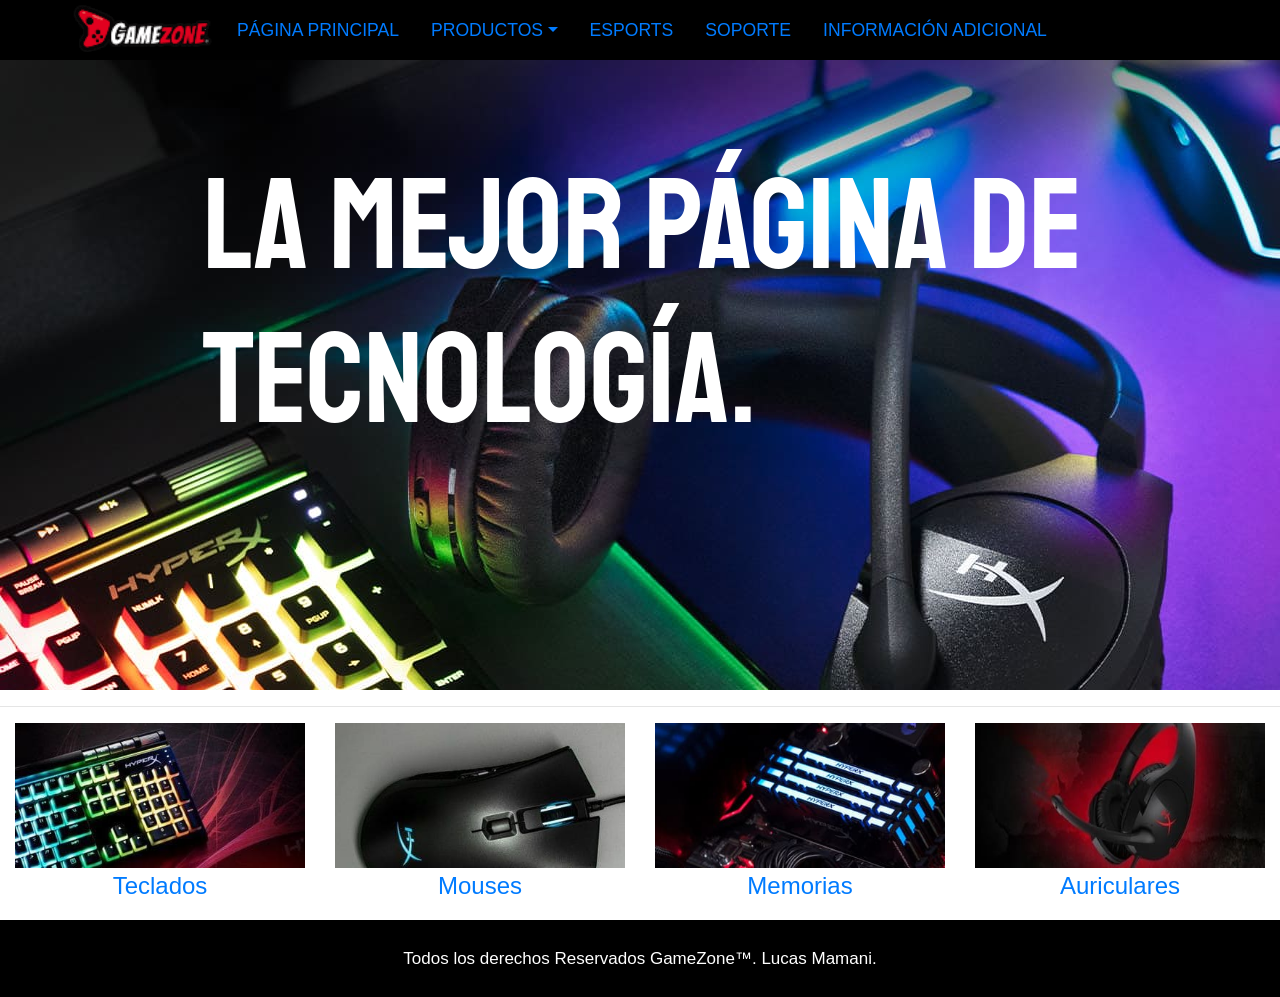
<file: index.html>
<!DOCTYPE html>
<html lang="en">
<head>
	<meta charset="UTF-8">
	<meta name="viewport" content="width=device-width, initial-scale=1.0">
	<title>GameZone - Página principal</title>
	<link rel="stylesheet" href="https://stackpath.bootstrapcdn.com/bootstrap/4.5.2/css/bootstrap.min.css" integrity="sha384-JcKb8q3iqJ61gNV9KGb8thSsNjpSL0n8PARn9HuZOnIxN0hoP+VmmDGMN5t9UJ0Z" crossorigin="anonymous">
	<link rel="stylesheet" type="text/css" href="css/estilos.css">
	<meta name="description" content="GameZone es una marca de equipos para juegos comprometida en garantizar que todos los jugadores sientan que están incluidos. No importa quién eres o a qué juegas.">
	<meta name="keywords" content="tienda, online, gamer, gaming, tecnología, juegos"> 
	<link href="https://fonts.googleapis.com/css2?family=Staatliches&display=swap" rel="stylesheet">
</head>

<body>
	
	<header>
		<div class="container">
		<div class="row">
			<a href="index.html"><img src="imagenes/logos/logo2.png" class="img-fluid header__logo" alt="Logo"></a>  
			<ul class="nav justify-content-center header__nav">
			  <li class="nav-item">
			    <a class="nav-link" href="index.html">PÁGINA PRINCIPAL</a>
			  </li>
			  <li class="nav-item dropdown">
			    <a class="nav-link dropdown-toggle" data-toggle="dropdown" href="#" role="button" aria-haspopup="true" aria-expanded="false">PRODUCTOS</a>
			    <div class="dropdown-menu">
			      <a class="dropdown-item" href="auriculares.html">AURICULARES</a>
			      <a class="dropdown-item" href="teclados.html">TECLADOS</a>
			      <a class="dropdown-item" href="memorias.html">MEMORIAS</a>
			      <a class="dropdown-item" href="mouses.html">MOUSES</a>
			  </li>
			  <li class="nav-item">
			    <a class="nav-link" href="esports.html">ESPORTS</a>
			  </li>
			  <li class="nav-item">
			    <a class="nav-link" href="soporte.html">SOPORTE</a>
			  </li>
			  <li class="nav-item">
			    <a class="nav-link" href="informacionAdicional.html">INFORMACIÓN ADICIONAL</a>
			  </li>
			</ul>
		</div>
	</header>

	<div class="container-fluid main__text">
		<h1 class="main__text-text">La mejor página de tecnología.</h1>	
	</div>

	<hr>

	<section>
		<div class="container-fluid images">
			<div class="row">			
				<div class="col-12 col-md-4 col-lg-3">
					<a href="teclados.html"><img src="imagenes/teclado.jpg" class="img-fluid" alt="img teclado">	
					<p class="text-center images__title">Teclados</p></a>
				</div>
				<div class="col-12 col-md-4 col-lg-3">			
					<a href="mouses.html"><img src="imagenes/mouse.jpg" class="img-fluid" alt="img mouse">
					<p class="text-center images__title">Mouses</p></a>		
				</div>
				<div class="col-12 col-md-4 col-lg-3">				
					<a href="memorias.html"><img src="imagenes/memoria.jpg" class="img-fluid" alt="img memoriaRAM">
					<p class="text-center images__title">Memorias</p></a>
				</div>
				<div class="col-12 col-md-4 col-lg-3">				
					<a href="auriculares.html"><img src="imagenes/auriculares.jpg" class="img-fluid" alt="img Auriculares">
					<p class="text-center images__title">Auriculares</p></a>
				</div>			
			</div>
		</div>
	</section>		

	<footer>
		<span class="container-fluid footer__end">
			<div class="footer__end-text">Todos los derechos Reservados GameZone™. Lucas Mamani.</div>
		</span>
	</footer>

	<!-- JS, Popper.js, and jQuery -->
	<script src="https://code.jquery.com/jquery-3.5.1.slim.min.js" integrity="sha384-DfXdz2htPH0lsSSs5nCTpuj/zy4C+OGpamoFVy38MVBnE+IbbVYUew+OrCXaRkfj" crossorigin="anonymous"></script>
	<script src="https://cdn.jsdelivr.net/npm/popper.js@1.16.1/dist/umd/popper.min.js" integrity="sha384-9/reFTGAW83EW2RDu2S0VKaIzap3H66lZH81PoYlFhbGU+6BZp6G7niu735Sk7lN" crossorigin="anonymous"></script>
	<script src="https://stackpath.bootstrapcdn.com/bootstrap/4.5.2/js/bootstrap.min.js" integrity="sha384-B4gt1jrGC7Jh4AgTPSdUtOBvfO8shuf57BaghqFfPlYxofvL8/KUEfYiJOMMV+rV" crossorigin="anonymous"></script>
</body>
</html>
</file>
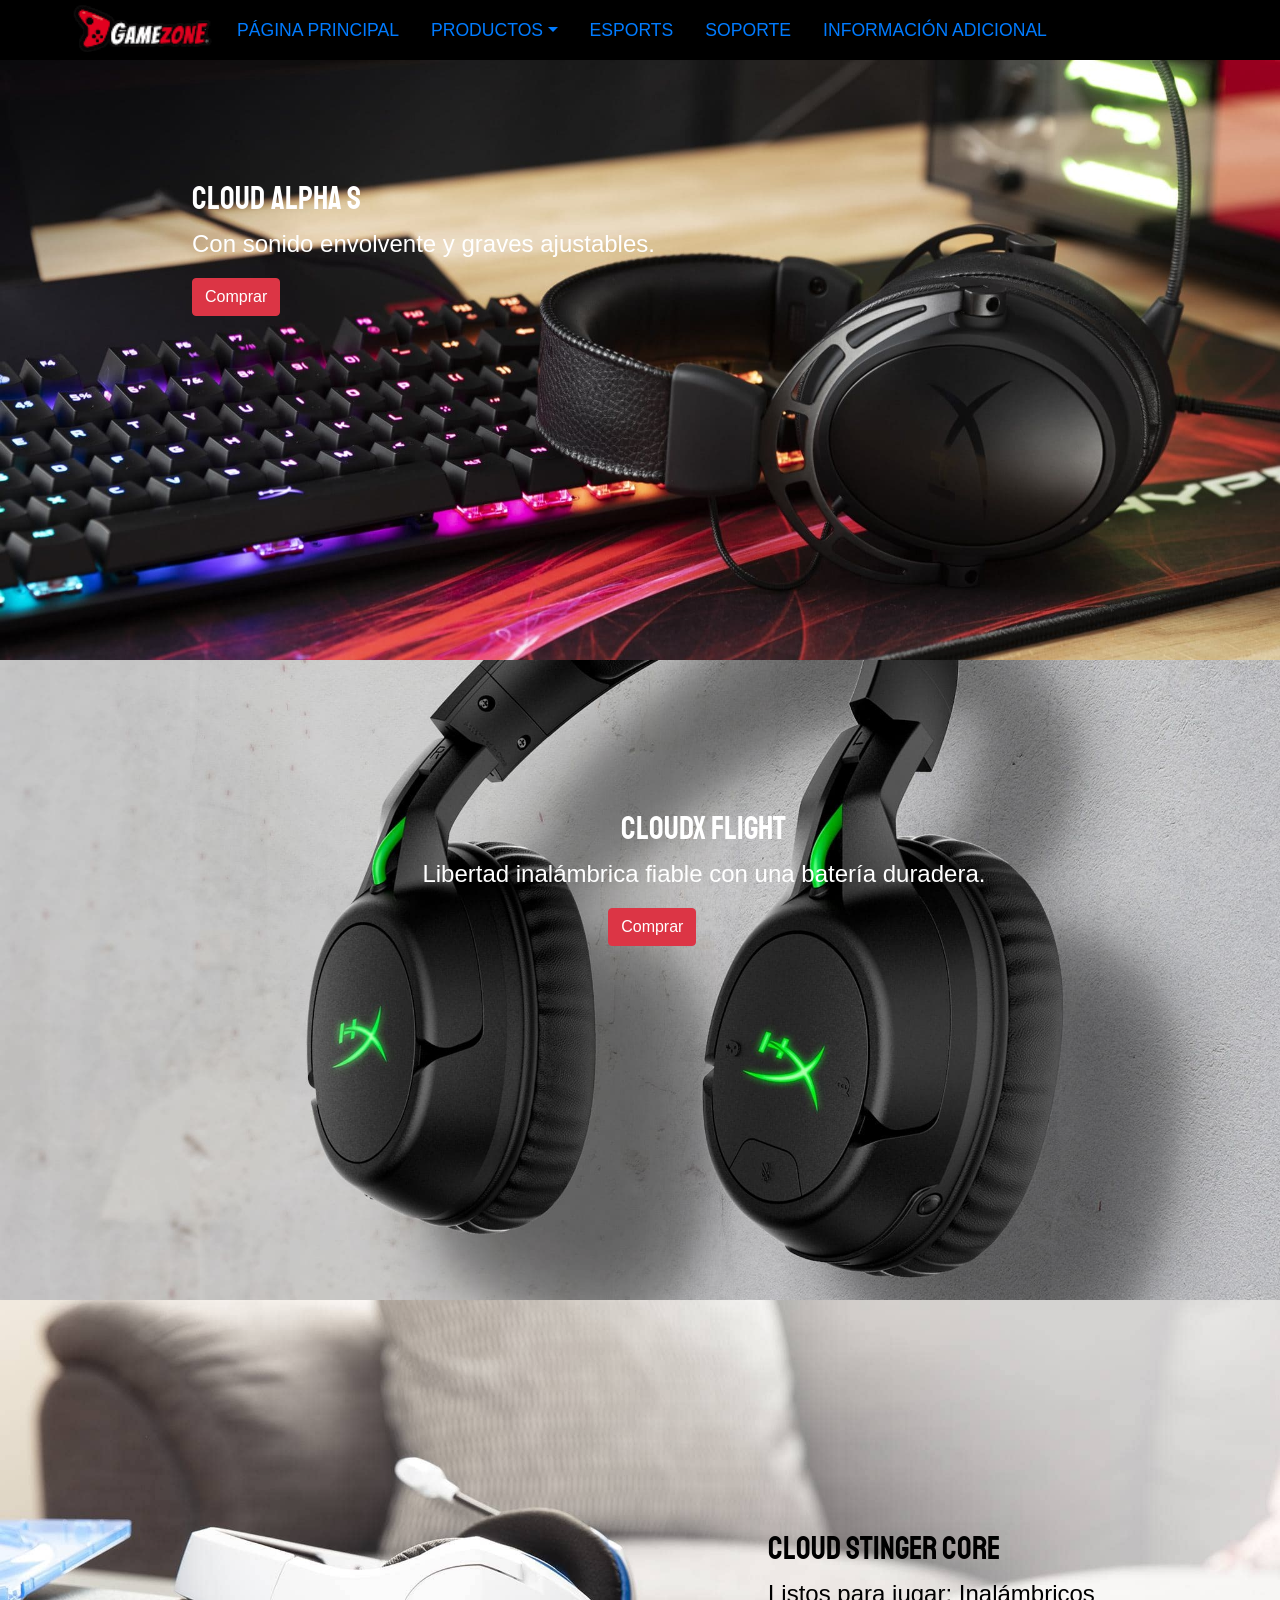
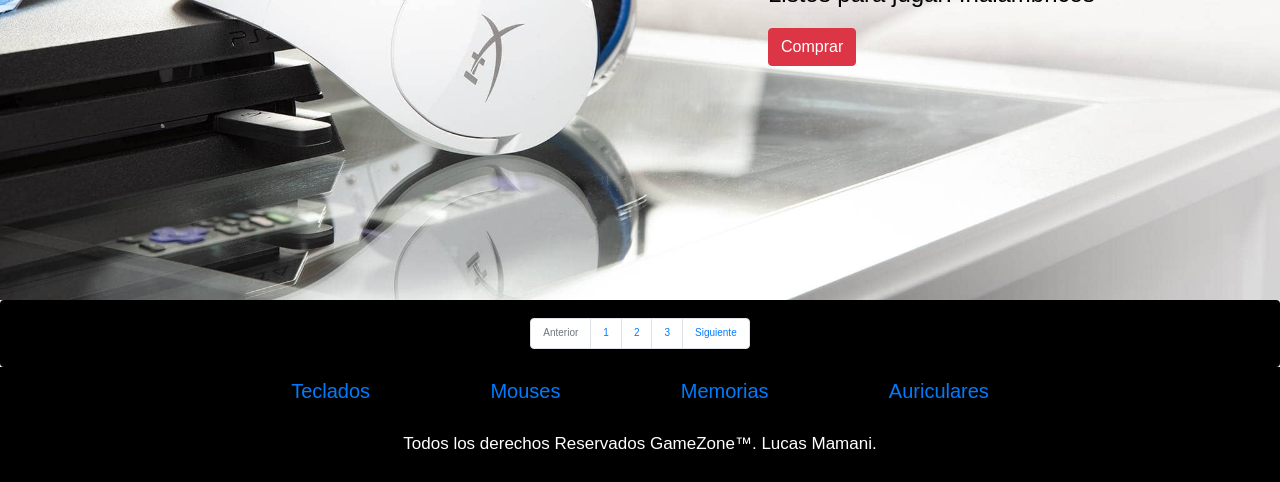
<file: auriculares.html>
<!DOCTYPE html>
<html lang="en">
<head>
	<meta charset="UTF-8">
	<meta name="viewport" content="width=device-width, initial-scale=1.0">
	<title>GameZone - Auriculares</title>
	<link rel="stylesheet" href="https://stackpath.bootstrapcdn.com/bootstrap/4.5.2/css/bootstrap.min.css" integrity="sha384-JcKb8q3iqJ61gNV9KGb8thSsNjpSL0n8PARn9HuZOnIxN0hoP+VmmDGMN5t9UJ0Z" crossorigin="anonymous">
	<link rel="stylesheet" type="text/css" href="css/estilos.css">
	<meta name="description" content="Los mejores auriculares que sobresalen en su comodidad y calidad te harán sentir como si estuvieses dentro del juego. Cloud Alpha S - CloudX Flight . Cloud Stinger Core">
	<meta name="keywords" content="auriculares, gaming, gamer, fps">
	<link href="https://fonts.googleapis.com/css2?family=Staatliches&display=swap" rel="stylesheet">
</head>

<body>
	
	<header>
		<div class="container">
		<div class="row">
			<a href="index.html"><img src="imagenes/logos/logo2.png" class="img-fluid" alt="Logo" class="header__logo"></a>  
			<ul class="nav justify-content-center header__nav">
			  <li class="nav-item">
			    <a class="nav-link" href="index.html">PÁGINA PRINCIPAL</a>
			  </li>
			  <li class="nav-item dropdown">
			    <a class="nav-link dropdown-toggle" data-toggle="dropdown" href="#" role="button" aria-haspopup="true" aria-expanded="false">PRODUCTOS</a>
			    <div class="dropdown-menu">
			      <a class="dropdown-item" href="auriculares.html">AURICULARES</a>
			      <a class="dropdown-item" href="teclados.html">TECLADOS</a>
			      <a class="dropdown-item" href="memorias.html">MEMORIAS</a>
			      <a class="dropdown-item" href="mouses.html">MOUSES</a>
			  </li>
			  <li class="nav-item">
			    <a class="nav-link" href="esports.html">ESPORTS</a>
			  </li>
			  <li class="nav-item">
			    <a class="nav-link" href="soporte.html">SOPORTE</a>
			  </li>
			  <li class="nav-item">
			    <a class="nav-link" href="informacionAdicional.html">INFORMACIÓN ADICIONAL</a>
			  </li>
			</ul>
		</div>
	</header>

	<img src="imagenes/auriculares1.jpg" class="img-fluid" alt="Auriculares1">

	<section class="producto-pos4">
		<div class="producto-pos4__text">
			<h1>Cloud Alpha S</h1>
			<p>Con sonido envolvente y graves ajustables.</p>
			<a href="404.html"><button type="button" class="btn btn-danger">Comprar</button></a>
		</div>
	</section>
	
	<img src="imagenes/auriculares2.jpg" class="img-fluid" alt="Auriculares2">

	<section class="producto-pos5">
		<div class="producto-pos5__text">
			<h1>CloudX Flight</h1>
			<p>Libertad inalámbrica fiable con una batería duradera.</p>
			<a href="404.html"><button type="button" class="btn btn-danger">Comprar</button></a>
		</div>
	</section>

	<img src="imagenes/auriculares3.jpg" class="img-fluid" alt="Auriculares3">
	
	<section class="producto-pos6">
		<div class="producto-pos6__text">
			<h1 style="color: black">Cloud Stinger Core</h1>
			<p style="color: black">Listos para jugar: Inalámbricos</p>
			<a href="404.html"><button type="button" class="btn btn-danger">Comprar</button></a>
		</div>
	</section>

	<nav aria-label="Page navigation example">
	  <ul class="pagination justify-content-center pagination__class">
	    <li class="page-item disabled">
	      <a class="page-link" href="#" tabindex="-1" aria-disabled="true">Anterior</a>
	    </li>
	    <li class="page-item"><a class="page-link" href="#">1</a></li>
	    <li class="page-item"><a class="page-link" href="#">2</a></li>
	    <li class="page-item"><a class="page-link" href="#">3</a></li>
	    <li class="page-item">
	      <a class="page-link" href="#">Siguiente</a>
	    </li>
	  </ul>
	</nav>
	
	<footer>
		<span class="container-fluid footer__links">
			<div class="footer__links-link"><a href="teclados.html">Teclados</a></div>
			<div class="footer__links-link"><a href="mouses.html">Mouses</a></div>
			<div class="footer__links-link"><a href="memorias.html">Memorias</a></div>
			<div class="footer__links-link"><a href="auriculares.html">Auriculares</a></div>
		</span>
		<span class="container-fluid footer__end">
			<div class="footer__end-text">Todos los derechos Reservados GameZone™. Lucas Mamani.</div>
		</span>
	</footer>

	<!-- JS, Popper.js, and jQuery -->
	<script src="https://code.jquery.com/jquery-3.5.1.slim.min.js" integrity="sha384-DfXdz2htPH0lsSSs5nCTpuj/zy4C+OGpamoFVy38MVBnE+IbbVYUew+OrCXaRkfj" crossorigin="anonymous"></script>
	<script src="https://cdn.jsdelivr.net/npm/popper.js@1.16.1/dist/umd/popper.min.js" integrity="sha384-9/reFTGAW83EW2RDu2S0VKaIzap3H66lZH81PoYlFhbGU+6BZp6G7niu735Sk7lN" crossorigin="anonymous"></script>
	<script src="https://stackpath.bootstrapcdn.com/bootstrap/4.5.2/js/bootstrap.min.js" integrity="sha384-B4gt1jrGC7Jh4AgTPSdUtOBvfO8shuf57BaghqFfPlYxofvL8/KUEfYiJOMMV+rV" crossorigin="anonymous"></script>
</body>
</html>
</file>
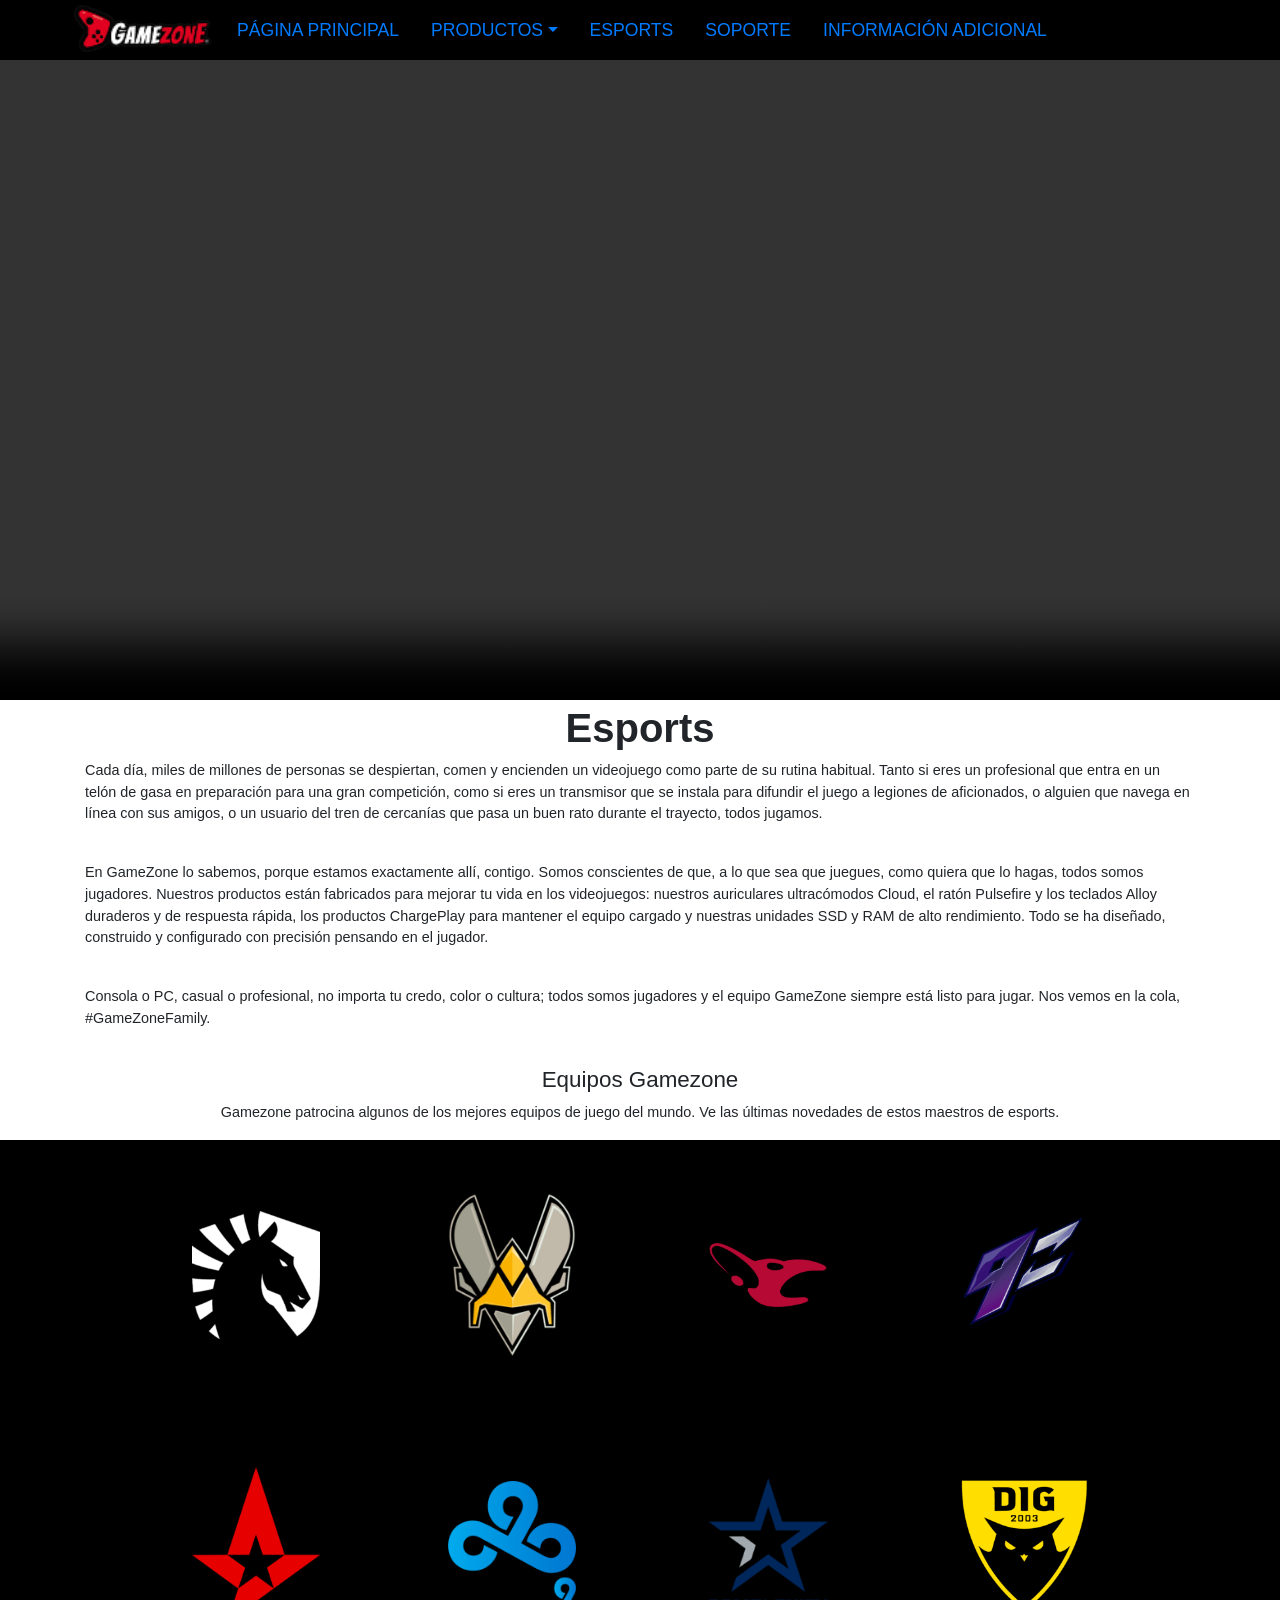
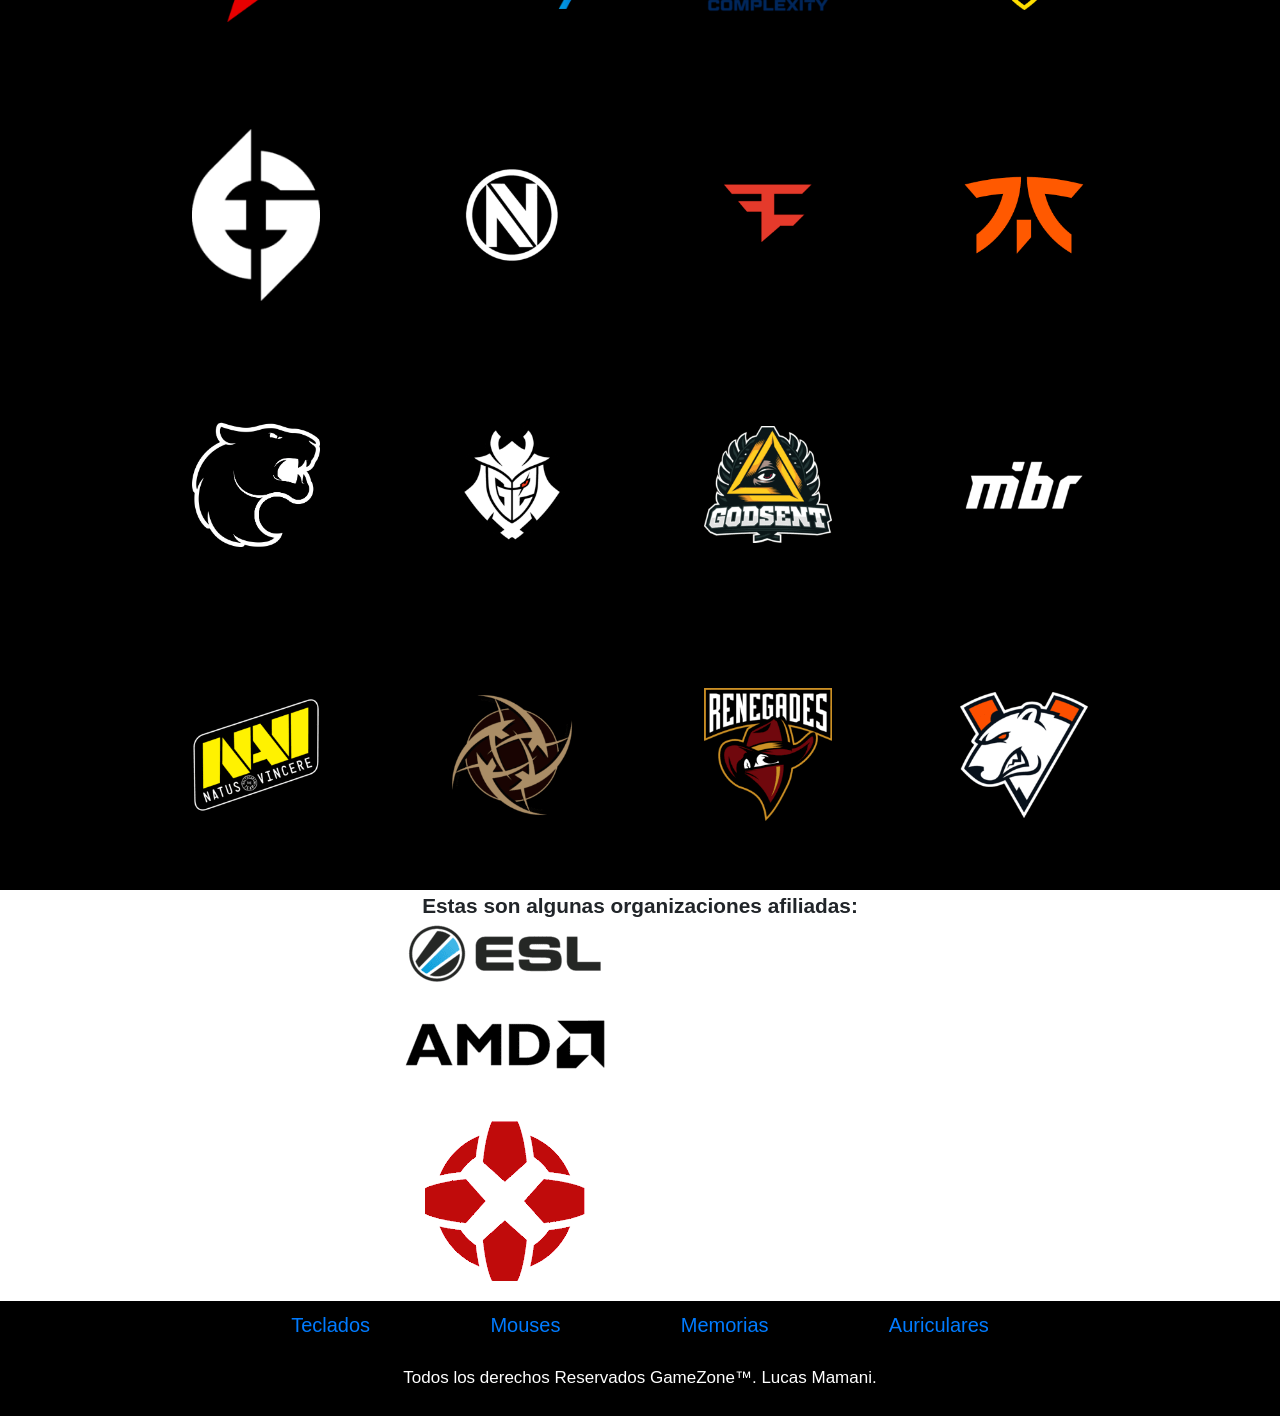
<file: esports.html>
<!DOCTYPE html>
<html lang="en">
<head>
	<meta charset="UTF-8">
	<meta name="viewport" content="width=device-width, initial-scale=1.0">
	<title>GameZone - Esports</title>
	<link rel="stylesheet" href="https://stackpath.bootstrapcdn.com/bootstrap/4.5.2/css/bootstrap.min.css" integrity="sha384-JcKb8q3iqJ61gNV9KGb8thSsNjpSL0n8PARn9HuZOnIxN0hoP+VmmDGMN5t9UJ0Z" crossorigin="anonymous">
	<link rel="stylesheet" type="text/css" href="css/estilos.css">
	<meta name="description" content="GameZone proporciona la mejor calidad para ti y los mejores equipos del mundo. Sé parte de esta gran familia y conoce a todos los integrantes.">
	<meta name="keywords" content="esports, teams, equipos, profesional, gamer, gaming">
</head>

<body>
	
	<header>
		<div class="container">
		<div class="row">
			<a href="index.html"><img src="imagenes/logos/logo2.png" class="img-fluid" alt="Logo" class="header__logo"></a>  
			<ul class="nav justify-content-center header__nav">
			  <li class="nav-item">
			    <a class="nav-link" href="index.html">PÁGINA PRINCIPAL</a>
			  </li>
			  <li class="nav-item dropdown">
			    <a class="nav-link dropdown-toggle" data-toggle="dropdown" href="#" role="button" aria-haspopup="true" aria-expanded="false">PRODUCTOS</a>
			    <div class="dropdown-menu">
			      <a class="dropdown-item" href="auriculares.html">AURICULARES</a>
			      <a class="dropdown-item" href="teclados.html">TECLADOS</a>
			      <a class="dropdown-item" href="memorias.html">MEMORIAS</a>
			      <a class="dropdown-item" href="mouses.html">MOUSES</a>
			  </li>
			  <li class="nav-item">
			    <a class="nav-link" href="esports.html">ESPORTS</a>
			  </li>
			  <li class="nav-item">
			    <a class="nav-link" href="soporte.html">SOPORTE</a>
			  </li>
			  <li class="nav-item">
			    <a class="nav-link" href="informacionAdicional.html">INFORMACIÓN ADICIONAL</a>
			  </li>
			</ul>
		</div>
	</header>

	<video id="videoContent" muted="" autoplay="" playsinline="" src="https://www.hyperxgaming.com/shared/videos/hx-hero-video-wag-LA-loop-1920.mp4" loop="" controls="" width="100%"></video>

	<div class="container">

		<main class="esports__main">
			
			<div class="esports__main-text">

				<h1><strong>Esports</strong></h1>

				<p>Cada día, miles de millones de personas se despiertan, comen y encienden un videojuego como parte de su rutina habitual. Tanto si eres un profesional que entra en un telón de gasa en preparación para una gran competición, como si eres un transmisor que se instala para difundir el juego a legiones de aficionados, o alguien que navega en línea con sus amigos, o un usuario del tren de cercanías que pasa un buen rato durante el trayecto, todos jugamos.</p><br>

				<p>En GameZone lo sabemos, porque estamos exactamente allí, contigo. Somos conscientes de que, a lo que sea que juegues, como quiera que lo hagas, todos somos jugadores. Nuestros productos están fabricados para mejorar tu vida en los videojuegos: nuestros auriculares ultracómodos Cloud, el ratón Pulsefire y los teclados Alloy duraderos y de respuesta rápida, los productos ChargePlay para mantener el equipo cargado y nuestras unidades SSD y RAM de alto rendimiento. Todo se ha diseñado, construido y configurado con precisión pensando en el jugador.</p><br>

				<p>Consola o PC, casual o profesional, no importa tu credo, color o cultura; todos somos jugadores y el equipo GameZone siempre está listo para jugar. Nos vemos en la cola, #GameZoneFamily.</p><br>

			</div>

		</main>	

	</div>

	<div class="esports__sec">

		<h2>Equipos Gamezone</h2>
		
		<p>Gamezone patrocina algunos de los mejores equipos de juego del mundo. Ve las últimas novedades de estos maestros de esports.</p>

	</div>		

	<div class="esports__sec-logos">
	
			<img src="imagenes/logos/liquidlogo.png" class="img-fluid" alt="Responsive image">
		
			<img src="imagenes/logos/vitalitylogo.png" class="img-fluid" alt="Responsive image">
		
			<img src="imagenes/logos/mousesportslogo.png" class="img-fluid" alt="Responsive image">
				
			<img src="imagenes/logos/9zlogo.png" class="img-fluid" alt="Responsive image">
				
			<img src="imagenes/logos/astralislogo.png" class="img-fluid" alt="Responsive image">
				
			<img src="imagenes/logos/cloud9logo.png" class="img-fluid" alt="Responsive image">
		
			<img src="imagenes/logos/complexitylogo.png" class="img-fluid" alt="Responsive image">
				
			<img src="imagenes/logos/dignitaslogo.png" class="img-fluid" alt="Responsive image">
				
			<img src="imagenes/logos/eglogo.png" class="img-fluid" alt="Responsive image">
				
			<img src="imagenes/logos/envyuslogo.png" class="img-fluid" alt="Responsive image">
		
			<img src="imagenes/logos/fazelogo.png" class="img-fluid" alt="Responsive image">
				
			<img src="imagenes/logos/fnaticlogo.png" class="img-fluid" alt="Responsive image">
				
			<img src="imagenes/logos/furialogo.png" class="img-fluid" alt="Responsive image">
				
			<img src="imagenes/logos/g2logo.png" class="img-fluid" alt="Responsive image">
				
			<img src="imagenes/logos/godsentlogo.png" class="img-fluid" alt="Responsive image">
				
			<img src="imagenes/logos/mibrlogo.png" class="img-fluid" alt="Responsive image">
				
			<img src="imagenes/logos/navilogo.png" class="img-fluid" alt="Responsive image">
		
			<img src="imagenes/logos/niplogo.png" class="img-fluid" alt="Responsive image">
				
			<img src="imagenes/logos/renegadeslogo.png" class="img-fluid" alt="Responsive image">
		
			<img src="imagenes/logos/vplogo.png" class="img-fluid" alt="Responsive image">
		

	</div>

	<div class="container esports__ter">

		<span><strong>Estas son algunas organizaciones afiliadas:</strong></span>

		<div class="esports__ter-logos">
			
			<img src="imagenes/logos/esllogo.png" class="img-fluid" alt="Responsive image">
			
			<img src="imagenes/logos/amdlogo.png" class="img-fluid" alt="Responsive image">

			<img src="imagenes/logos/ignlogo.png" class="img-fluid" alt="Responsive image">

		</div>

	</div>

	<footer>
		<span class="container-fluid footer__links">
			<div class="footer__links-link"><a href="teclados.html">Teclados</a></div>
			<div class="footer__links-link"><a href="mouses.html">Mouses</a></div>
			<div class="footer__links-link"><a href="memorias.html">Memorias</a></div>
			<div class="footer__links-link"><a href="auriculares.html">Auriculares</a></div>
		</span>
		<span class="container-fluid footer__end">
			<div class="footer__end-text">Todos los derechos Reservados GameZone™. Lucas Mamani.</div>
		</span>
	</footer>

	<!-- JS, Popper.js, and jQuery -->
	<script src="https://code.jquery.com/jquery-3.5.1.slim.min.js" integrity="sha384-DfXdz2htPH0lsSSs5nCTpuj/zy4C+OGpamoFVy38MVBnE+IbbVYUew+OrCXaRkfj" crossorigin="anonymous"></script>
	<script src="https://cdn.jsdelivr.net/npm/popper.js@1.16.1/dist/umd/popper.min.js" integrity="sha384-9/reFTGAW83EW2RDu2S0VKaIzap3H66lZH81PoYlFhbGU+6BZp6G7niu735Sk7lN" crossorigin="anonymous"></script>
	<script src="https://stackpath.bootstrapcdn.com/bootstrap/4.5.2/js/bootstrap.min.js" integrity="sha384-B4gt1jrGC7Jh4AgTPSdUtOBvfO8shuf57BaghqFfPlYxofvL8/KUEfYiJOMMV+rV" crossorigin="anonymous"></script>

</body>
</html>
</file>
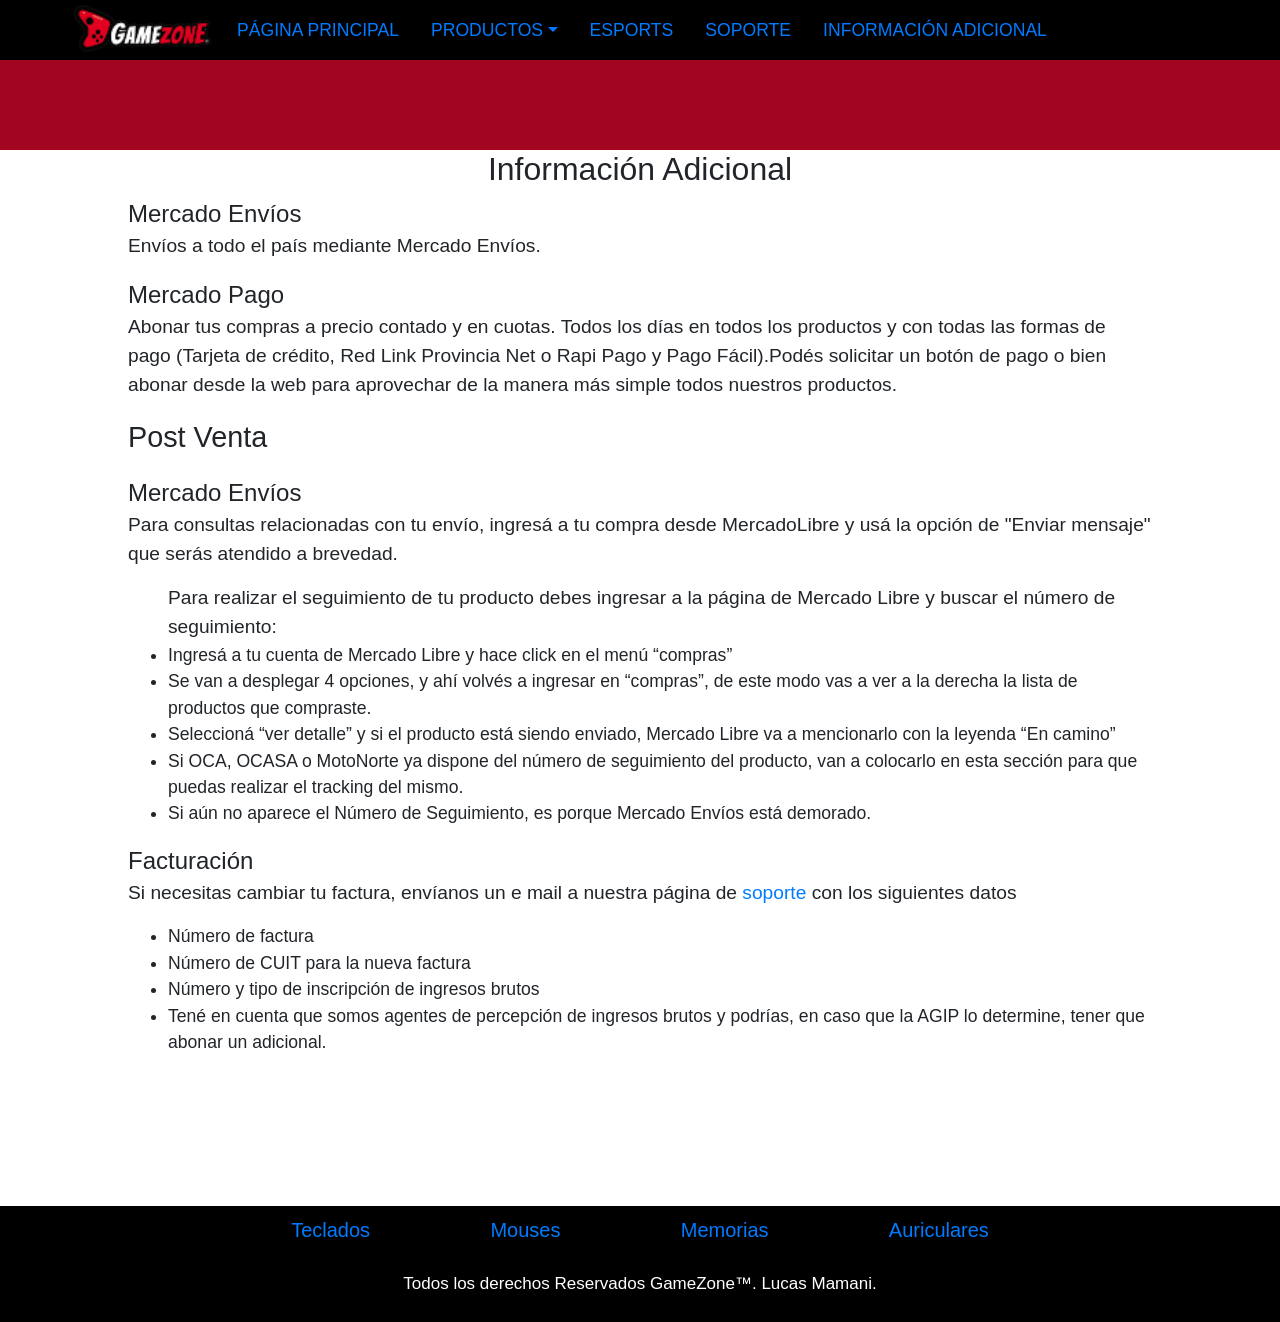
<file: informacionAdicional.html>
<!DOCTYPE html>
<html lang="en">
<head>
  <meta charset="UTF-8">
  <meta name="viewport" content="width=device-width, initial-scale=1.0">
  <title>GameZone Soporte</title>
  <link rel="stylesheet" href="https://stackpath.bootstrapcdn.com/bootstrap/4.5.2/css/bootstrap.min.css" integrity="sha384-JcKb8q3iqJ61gNV9KGb8thSsNjpSL0n8PARn9HuZOnIxN0hoP+VmmDGMN5t9UJ0Z" crossorigin="anonymous">
  <script src="https://stackpath.bootstrapcdn.com/bootstrap/4.5.2/js/bootstrap.min.js" integrity="sha384-B4gt1jrGC7Jh4AgTPSdUtOBvfO8shuf57BaghqFfPlYxofvL8/KUEfYiJOMMV+rV" crossorigin="anonymous"></script>
  <link rel="stylesheet" type="text/css" href="css/estilos.css">
</head>

<body>
  
  	<header>
		<div class="container">
		<div class="row">
			<a href="index.html"><img src="imagenes/logos/logo2.png" class="img-fluid" alt="Logo" class="header__logo"></a>  
			<ul class="nav justify-content-center header__nav">
			  <li class="nav-item">
			    <a class="nav-link" href="index.html">PÁGINA PRINCIPAL</a>
			  </li>
			  <li class="nav-item dropdown">
			    <a class="nav-link dropdown-toggle" data-toggle="dropdown" href="#" role="button" aria-haspopup="true" aria-expanded="false">PRODUCTOS</a>
			    <div class="dropdown-menu">
			      <a class="dropdown-item" href="auriculares.html">AURICULARES</a>
			      <a class="dropdown-item" href="teclados.html">TECLADOS</a>
			      <a class="dropdown-item" href="memorias.html">MEMORIAS</a>
			      <a class="dropdown-item" href="mouses.html">MOUSES</a>
			  </li>
			  <li class="nav-item">
			    <a class="nav-link" href="esports.html">ESPORTS</a>
			  </li>
			  <li class="nav-item">
			    <a class="nav-link" href="soporte.html">SOPORTE</a>
			  </li>
			  <li class="nav-item">
			    <a class="nav-link" href="informacionAdicional.html">INFORMACIÓN ADICIONAL</a>
			  </li>
			</ul>
		</div>
	</header>
  	<div class="marcoRojo"></div>

  	<div class="informacionAdicional__text">

  	<h1 class="informacionAdicional__titulo">Información Adicional</h1>
					
		<span class="informacionAdicional__subtitulo">Mercado Envíos
						
			<p>Envíos a todo el país mediante Mercado Envíos.</p>

		</span>

		<span class="informacionAdicional__subtitulo">Mercado Pago
						
			<p>Abonar tus compras a precio contado y en cuotas. Todos los días en todos los productos y con todas las formas de pago (Tarjeta de crédito, Red Link Provincia Net o Rapi Pago y Pago Fácil).Podés solicitar un botón de pago o bien abonar desde la web para aprovechar de la manera más simple todos nuestros productos.</p>

		</span>
				
	<p class="informacionAdicional__segundoTitulo">Post Venta</p>
					
		<span class="informacionAdicional__subtitulo">Mercado Envíos
							
			<p>Para consultas relacionadas con tu envío, ingresá a tu compra desde MercadoLibre y usá la opción de "Enviar mensaje" que serás atendido a brevedad.</p>
			<ul>Para realizar el seguimiento de tu producto debes ingresar a la página de Mercado Libre y buscar el número de seguimiento:
				<li>Ingresá a tu cuenta de Mercado Libre y hace click en el menú “compras”</li>
				<li>Se van a desplegar 4 opciones, y ahí volvés a ingresar en “compras”, de este modo vas a ver a la derecha la lista de productos que compraste.</li>
				<li>Seleccioná “ver detalle” y si el producto está siendo enviado, Mercado Libre va a mencionarlo con la leyenda “En camino”</li>
				<li>Si OCA, OCASA o MotoNorte ya dispone del número de seguimiento del producto, van a colocarlo en esta sección para que puedas realizar el tracking del mismo.</li>
				<li>Si aún no aparece el Número de Seguimiento, es porque Mercado Envíos está demorado.</li>
			</ul>

		</span>
		
		<span class="informacionAdicional__subtitulo">Facturación
							
			<p>Si necesitas cambiar tu factura, envíanos un e mail a nuestra página de <a href="soporte.html">soporte</a> con los siguientes datos</p>

			<ul>
				<li>Número de factura</li>
				<li>Número de CUIT para la nueva factura</li>
				<li>Número y tipo de inscripción de ingresos brutos</li>
				<li>Tené en cuenta que somos agentes de percepción de ingresos brutos y podrías, en caso que la AGIP lo determine, tener que abonar un adicional.</li>
			</ul>	
		</span>
	</div><br><br><br><br><br><br><br><br><br>
 
 	<footer>
		<span class="container-fluid footer__links">
			<div class="footer__links-link"><a href="teclados.html">Teclados</a></div>
			<div class="footer__links-link"><a href="mouses.html">Mouses</a></div>
			<div class="footer__links-link"><a href="memorias.html">Memorias</a></div>
			<div class="footer__links-link"><a href="auriculares.html">Auriculares</a></div>
		</span>
		<span class="container-fluid footer__end">
			<div class="footer__end-text">Todos los derechos Reservados GameZone™. Lucas Mamani.</div>
		</span>
	</footer>


 <!-- JS, Popper.js, and jQuery -->
  <script src="https://code.jquery.com/jquery-3.5.1.slim.min.js" integrity="sha384-DfXdz2htPH0lsSSs5nCTpuj/zy4C+OGpamoFVy38MVBnE+IbbVYUew+OrCXaRkfj" crossorigin="anonymous"></script>
  <script src="https://cdn.jsdelivr.net/npm/popper.js@1.16.1/dist/umd/popper.min.js" integrity="sha384-9/reFTGAW83EW2RDu2S0VKaIzap3H66lZH81PoYlFhbGU+6BZp6G7niu735Sk7lN" crossorigin="anonymous"></script>
  <script src="https://stackpath.bootstrapcdn.com/bootstrap/4.5.2/js/bootstrap.min.js" integrity="sha384-B4gt1jrGC7Jh4AgTPSdUtOBvfO8shuf57BaghqFfPlYxofvL8/KUEfYiJOMMV+rV" crossorigin="anonymous"></script>
</body>
</html>
</file>
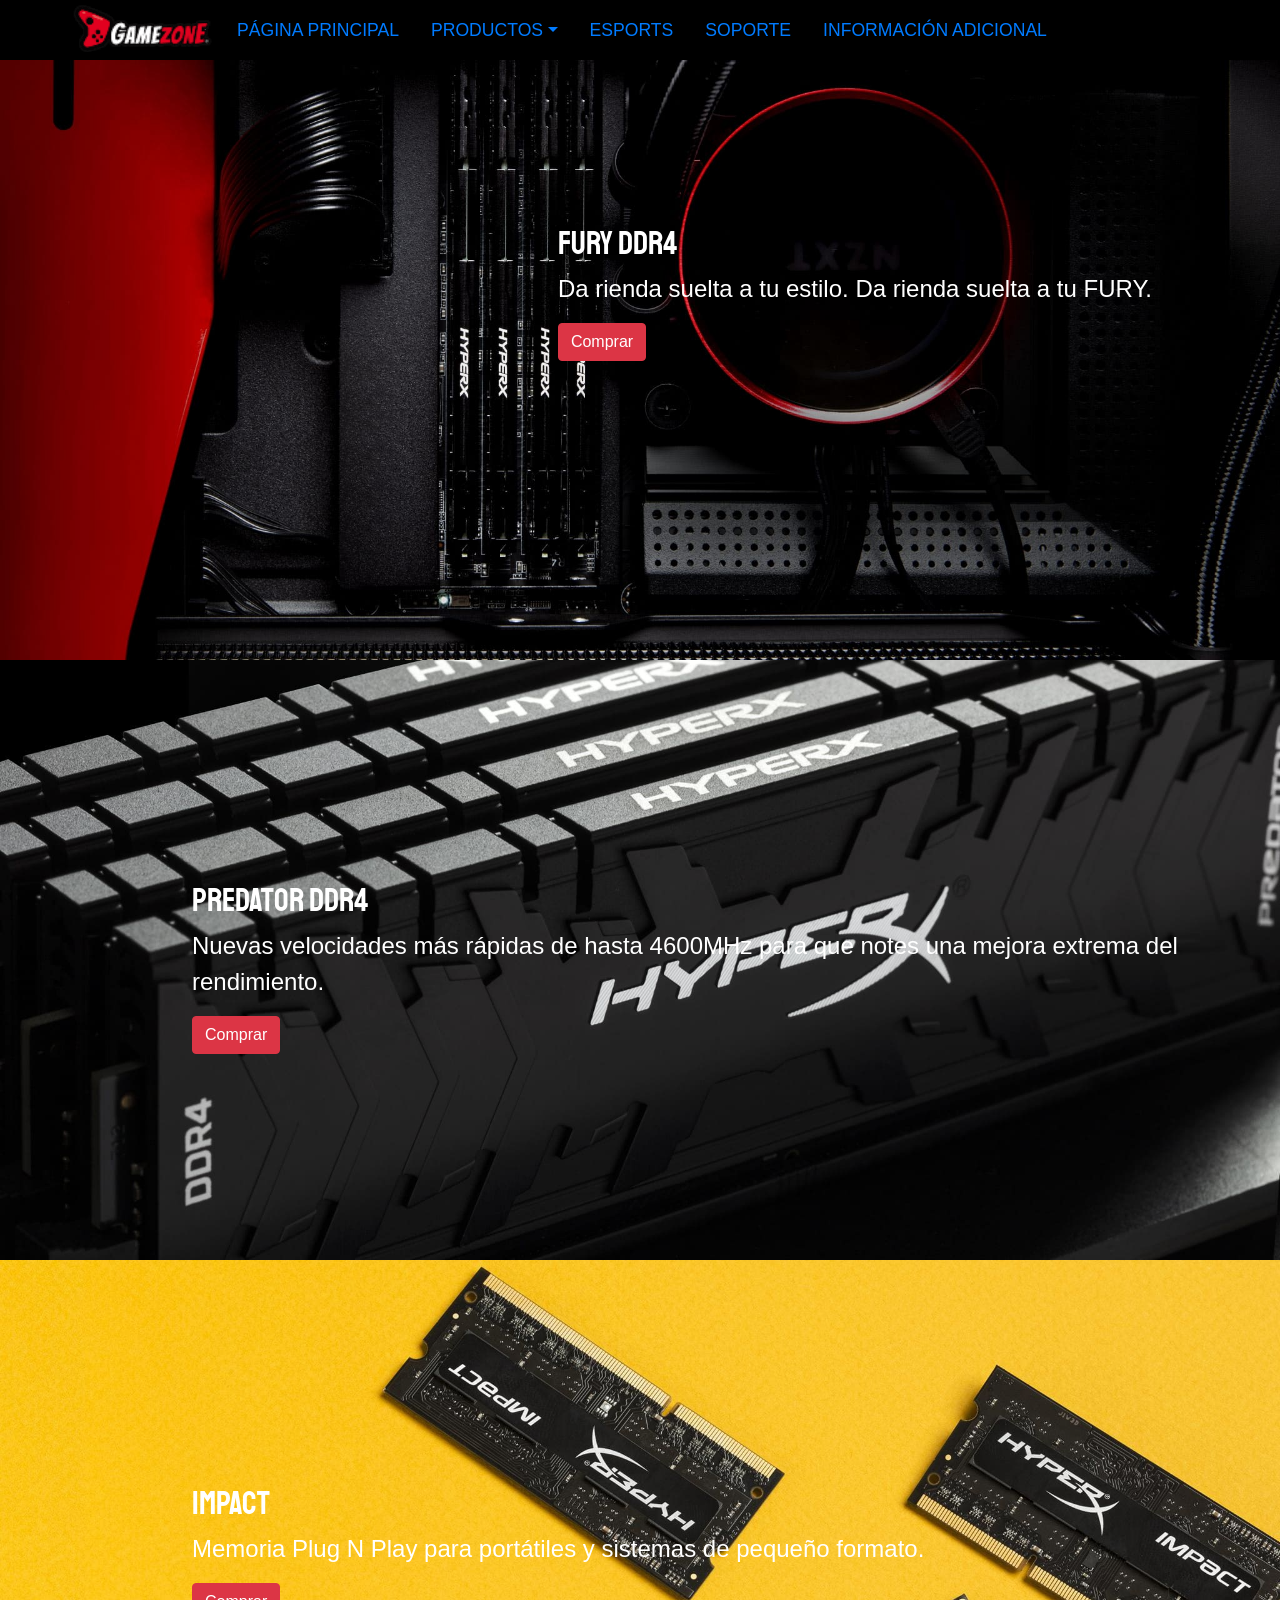
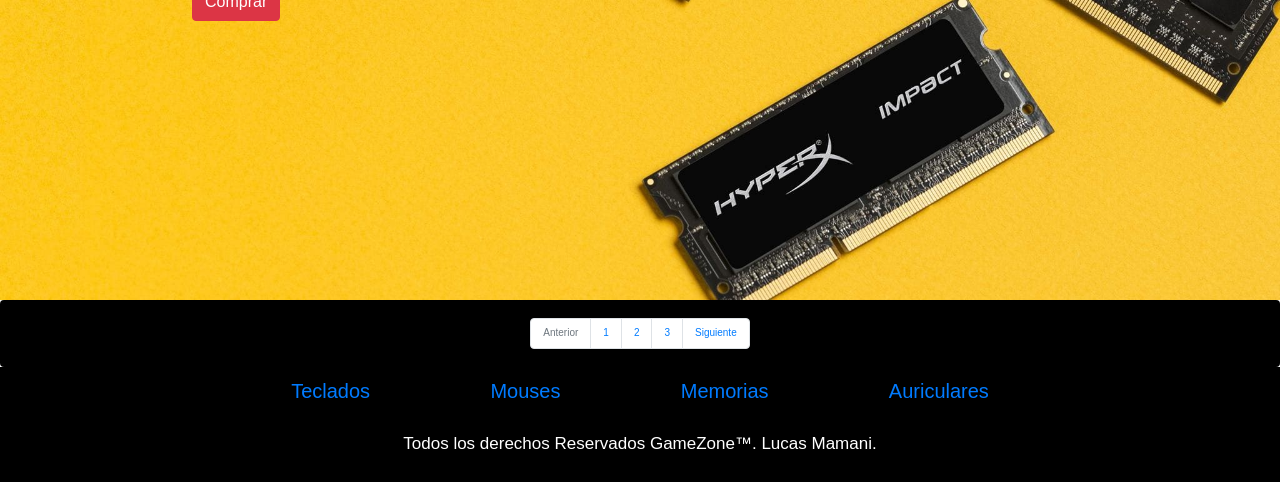
<file: memorias.html>
<!DOCTYPE html>
<html lang="en">
<head>
	<meta charset="UTF-8">
	<meta name="viewport" content="width=device-width, initial-scale=1.0">
	<title>GameZone - Memorias</title>
	<link rel="stylesheet" href="https://stackpath.bootstrapcdn.com/bootstrap/4.5.2/css/bootstrap.min.css" integrity="sha384-JcKb8q3iqJ61gNV9KGb8thSsNjpSL0n8PARn9HuZOnIxN0hoP+VmmDGMN5t9UJ0Z" crossorigin="anonymous">
	<link rel="stylesheet" type="text/css" href="css/estilos.css">
	<meta name="description" content="Las nuevas memorias que marcarán la diferencia en todas las PCs de la actualidad. FURY DDR4 - Predator DDR4 - Impact ">
	<meta name="keywords" content="memorias, gaming, gamer, fps">
	<link href="https://fonts.googleapis.com/css2?family=Staatliches&display=swap" rel="stylesheet">
</head>

<body>
	
	<header>
		<div class="container">
		<div class="row">
			<a href="index.html"><img src="imagenes/logos/logo2.png" class="img-fluid" alt="Logo" class="header__logo"></a>  
			<ul class="nav justify-content-center header__nav">
			  <li class="nav-item">
			    <a class="nav-link" href="index.html">PÁGINA PRINCIPAL</a>
			  </li>
			  <li class="nav-item dropdown">
			    <a class="nav-link dropdown-toggle" data-toggle="dropdown" href="#" role="button" aria-haspopup="true" aria-expanded="false">PRODUCTOS</a>
			    <div class="dropdown-menu">
			      <a class="dropdown-item" href="auriculares.html">AURICULARES</a>
			      <a class="dropdown-item" href="teclados.html">TECLADOS</a>
			      <a class="dropdown-item" href="memorias.html">MEMORIAS</a>
			      <a class="dropdown-item" href="mouses.html">MOUSES</a>
			  </li>
			  <li class="nav-item">
			    <a class="nav-link" href="esports.html">ESPORTS</a>
			  </li>
			  <li class="nav-item">
			    <a class="nav-link" href="soporte.html">SOPORTE</a>
			  </li>
			  <li class="nav-item">
			    <a class="nav-link" href="informacionAdicional.html">INFORMACIÓN ADICIONAL</a>
			  </li>
			</ul>
		</div>
	</header>

	<img src="imagenes/memorias1.jpg" class="img-fluid" alt="Memoria1">

	<section class="producto-pos1">
		<div class="producto-pos1__text">
			<h1>FURY DDR4</h1>
			<p>Da rienda suelta a tu estilo. Da rienda suelta a tu FURY.</p>
			<a href="404.html"><button type="button" class="btn btn-danger">Comprar</button></a>
		</div>
	</section>
	
	<img src="imagenes/memorias2.jpg" class="img-fluid" alt="Memoria2">

	<section class="producto-pos2">
		<div class="producto-pos2__text">
			<h1>Predator DDR4</h1>
			<p>Nuevas velocidades más rápidas de hasta 4600MHz para que notes una mejora extrema del rendimiento.</p>
			<a href="404.html"><button type="button" class="btn btn-danger">Comprar</button></a>
		</div>
	</section>

	<img src="imagenes/memorias3.jpg" class="img-fluid" alt="Memoria3">
	
	<section class="producto-pos3">
		<div class="producto-pos3__text">
			<h1>Impact</h1>
			<p>Memoria Plug N Play para portátiles y sistemas de pequeño formato.</p>
			<a href="404.html"><button type="button" class="btn btn-danger">Comprar</button></a>
		</div>
	</section>

	<nav aria-label="Page navigation example">
	  <ul class="pagination justify-content-center pagination__class">
	    <li class="page-item disabled">
	      <a class="page-link" href="#" tabindex="-1" aria-disabled="true">Anterior</a>
	    </li>
	    <li class="page-item"><a class="page-link" href="#">1</a></li>
	    <li class="page-item"><a class="page-link" href="#">2</a></li>
	    <li class="page-item"><a class="page-link" href="#">3</a></li>
	    <li class="page-item">
	      <a class="page-link" href="#">Siguiente</a>
	    </li>
	  </ul>
	</nav>
	
	<footer>
		<span class="container-fluid footer__links">
			<div class="footer__links-link"><a href="teclados.html">Teclados</a></div>
			<div class="footer__links-link"><a href="mouses.html">Mouses</a></div>
			<div class="footer__links-link"><a href="memorias.html">Memorias</a></div>
			<div class="footer__links-link"><a href="auriculares.html">Auriculares</a></div>
		</span>
		<span class="container-fluid footer__end">
			<div class="footer__end-text">Todos los derechos Reservados GameZone™. Lucas Mamani.</div>
		</span>
	</footer>
	
	<!-- JS, Popper.js, and jQuery -->
	<script src="https://code.jquery.com/jquery-3.5.1.slim.min.js" integrity="sha384-DfXdz2htPH0lsSSs5nCTpuj/zy4C+OGpamoFVy38MVBnE+IbbVYUew+OrCXaRkfj" crossorigin="anonymous"></script>
	<script src="https://cdn.jsdelivr.net/npm/popper.js@1.16.1/dist/umd/popper.min.js" integrity="sha384-9/reFTGAW83EW2RDu2S0VKaIzap3H66lZH81PoYlFhbGU+6BZp6G7niu735Sk7lN" crossorigin="anonymous"></script>
	<script src="https://stackpath.bootstrapcdn.com/bootstrap/4.5.2/js/bootstrap.min.js" integrity="sha384-B4gt1jrGC7Jh4AgTPSdUtOBvfO8shuf57BaghqFfPlYxofvL8/KUEfYiJOMMV+rV" crossorigin="anonymous"></script>

</body>
</html>
</file>
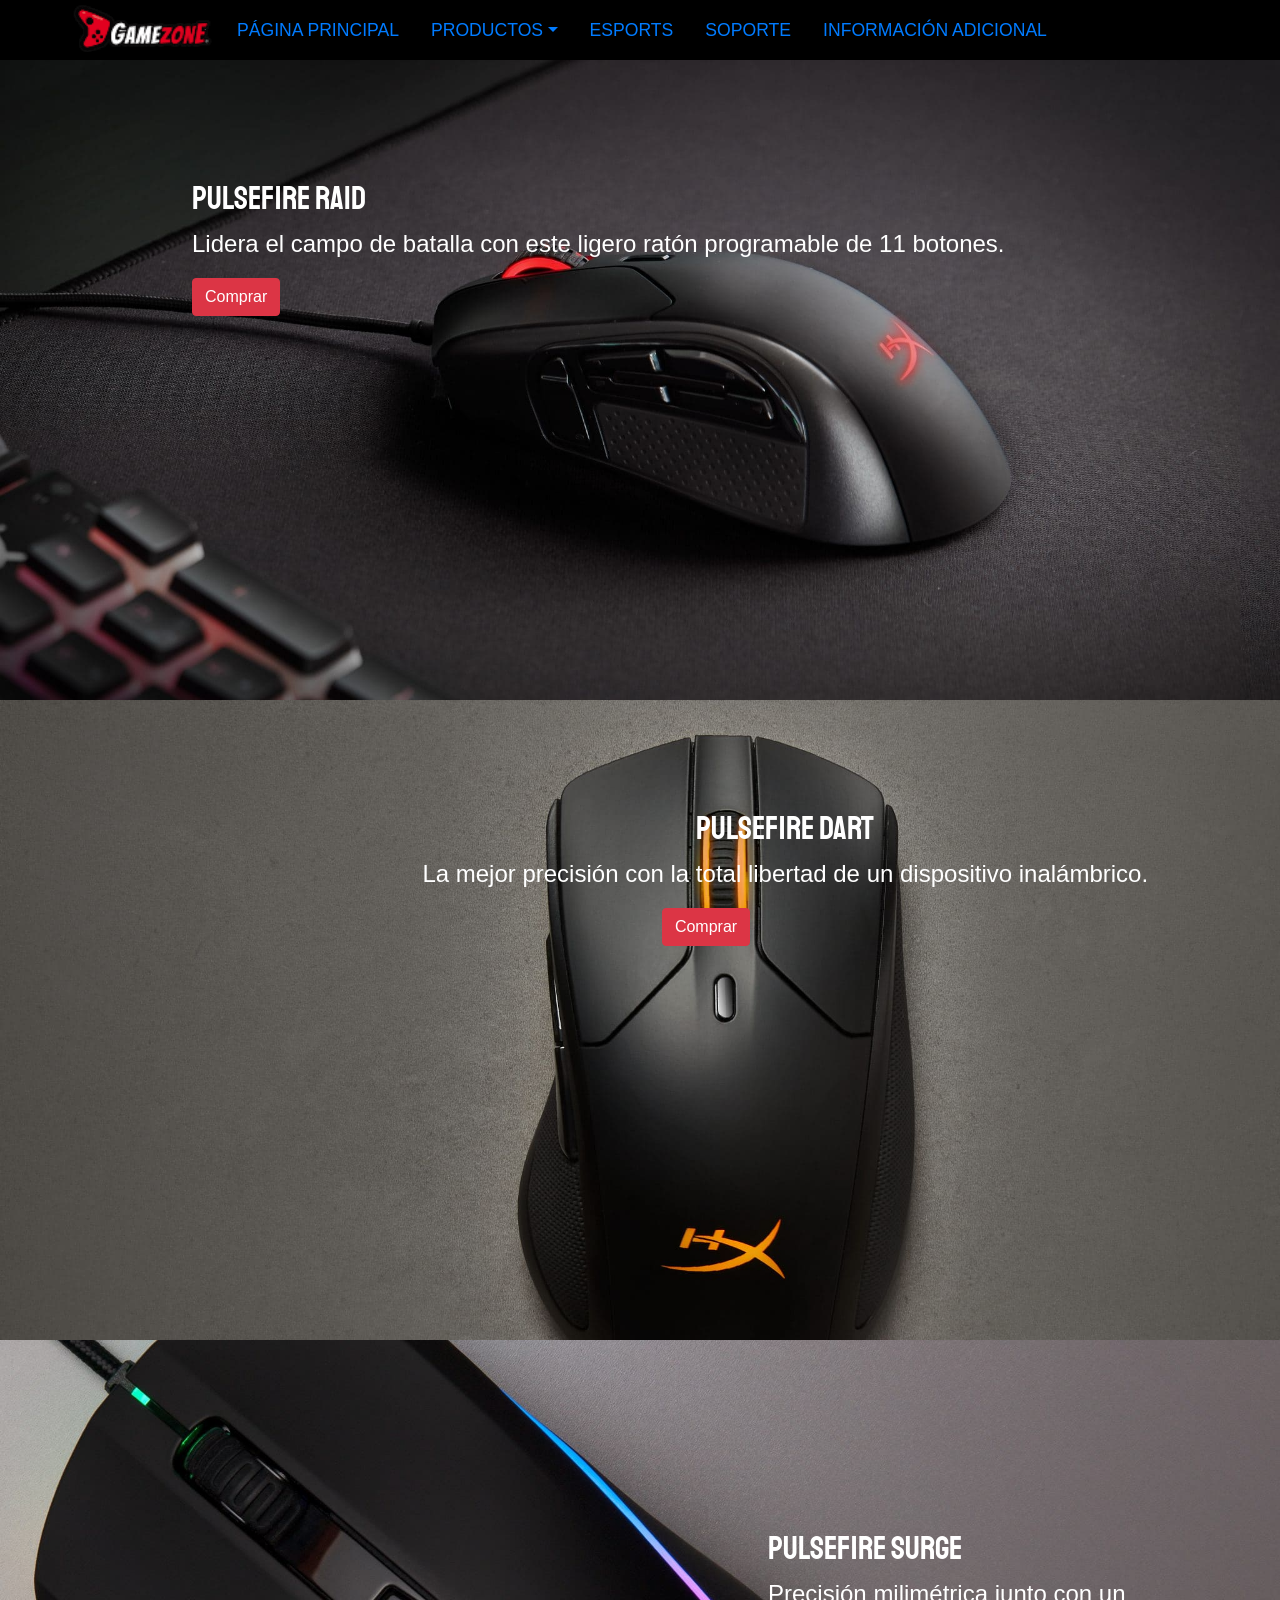
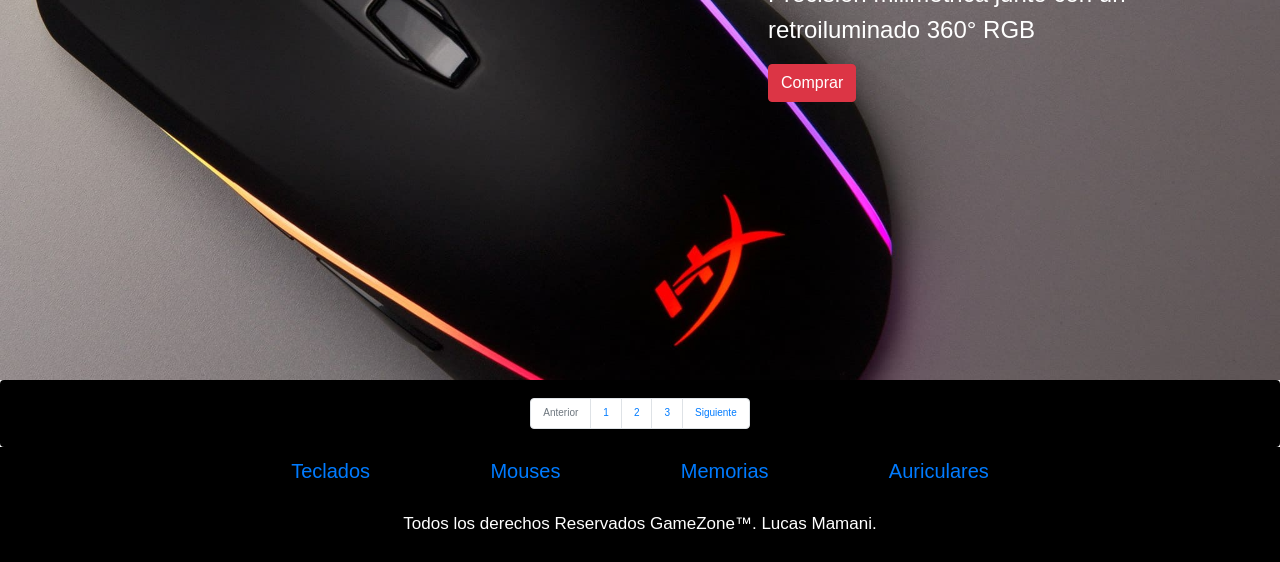
<file: mouses.html>
<!DOCTYPE html>
<html lang="en">
<head>
	<meta charset="UTF-8">
	<meta name="viewport" content="width=device-width, initial-scale=1.0">
	<title>GameZone - Mouses</title>
	<link rel="stylesheet" href="https://stackpath.bootstrapcdn.com/bootstrap/4.5.2/css/bootstrap.min.css" integrity="sha384-JcKb8q3iqJ61gNV9KGb8thSsNjpSL0n8PARn9HuZOnIxN0hoP+VmmDGMN5t9UJ0Z" crossorigin="anonymous">
	<link rel="stylesheet" type="text/css" href="css/estilos.css">
	<meta name="description" content="Los mouses GameZone con tal comodidad en las manos que te harán sentir que tienes el campo de batalla bajo tu control. Pulsefire Raid - Pulsefire Dart - Pulsefire Surge">
	<meta name="keywords" content="auriculares, gaming, gamer, fps">
	<link href="https://fonts.googleapis.com/css2?family=Staatliches&display=swap" rel="stylesheet">
</head>

<body>
	
	<header>
		<div class="container">
		<div class="row">
			<a href="index.html"><img src="imagenes/logos/logo2.png" class="img-fluid" alt="Logo" class="header__logo"></a>  
			<ul class="nav justify-content-center header__nav">
			  <li class="nav-item">
			    <a class="nav-link" href="index.html">PÁGINA PRINCIPAL</a>
			  </li>
			  <li class="nav-item dropdown">
			    <a class="nav-link dropdown-toggle" data-toggle="dropdown" href="#" role="button" aria-haspopup="true" aria-expanded="false">PRODUCTOS</a>
			    <div class="dropdown-menu">
			      <a class="dropdown-item" href="auriculares.html">AURICULARES</a>
			      <a class="dropdown-item" href="teclados.html">TECLADOS</a>
			      <a class="dropdown-item" href="memorias.html">MEMORIAS</a>
			      <a class="dropdown-item" href="mouses.html">MOUSES</a>
			  </li>
			  <li class="nav-item">
			    <a class="nav-link" href="esports.html">ESPORTS</a>
			  </li>
			  <li class="nav-item">
			    <a class="nav-link" href="soporte.html">SOPORTE</a>
			  </li>
			  <li class="nav-item">
			    <a class="nav-link" href="informacionAdicional.html">INFORMACIÓN ADICIONAL</a>
			  </li>
			</ul>
		</div>
	</header>

	<img src="imagenes/mouses1.jpg" class="img-fluid" alt="Responsive image">

	<section class="producto-pos4">
		<div class="producto-pos4__text">
			<h1>Pulsefire Raid</h1>
			<p>Lidera el campo de batalla con este ligero ratón programable de 11 botones.</p>
			<a href="404.html"><button type="button" class="btn btn-danger">Comprar</button></a>
		</div>
	</section>
	
	<img src="imagenes/mouses2.jpg" class="img-fluid" alt="Responsive image">

	<section class="producto-pos5">
		<div class="producto-pos5__text">
			<h1>Pulsefire Dart</h1>
			<p>La mejor precisión con la total libertad de un dispositivo inalámbrico.</p>
			<a href="404.html"><button type="button" class="btn btn-danger">Comprar</button></a>
		</div>
	</section>

	<img src="imagenes/mouses3.jpg" class="img-fluid" alt="Responsive image">
	
	<section class="producto-pos6">
		<div class="producto-pos6__text">
			<h1>Pulsefire Surge</h1>
			<p>Precisión milimétrica junto con un retroiluminado 360° RGB</p>
			<a href="404.html"><button type="button" class="btn btn-danger">Comprar</button></a>
		</div>
	</section>

	<nav aria-label="Page navigation example">
	  <ul class="pagination justify-content-center pagination__class">
	    <li class="page-item disabled">
	      <a class="page-link" href="#" tabindex="-1" aria-disabled="true">Anterior</a>
	    </li>
	    <li class="page-item"><a class="page-link" href="#">1</a></li>
	    <li class="page-item"><a class="page-link" href="#">2</a></li>
	    <li class="page-item"><a class="page-link" href="#">3</a></li>
	    <li class="page-item">
	      <a class="page-link" href="#">Siguiente</a>
	    </li>
	  </ul>
	</nav>
	
	<footer>
		<span class="container-fluid footer__links">
			<div class="footer__links-link"><a href="teclados.html">Teclados</a></div>
			<div class="footer__links-link"><a href="mouses.html">Mouses</a></div>
			<div class="footer__links-link"><a href="memorias.html">Memorias</a></div>
			<div class="footer__links-link"><a href="auriculares.html">Auriculares</a></div>
		</span>
		<span class="container-fluid footer__end">
			<div class="footer__end-text">Todos los derechos Reservados GameZone™. Lucas Mamani.</div>
		</span>
	</footer>

	<!-- JS, Popper.js, and jQuery -->
	<script src="https://code.jquery.com/jquery-3.5.1.slim.min.js" integrity="sha384-DfXdz2htPH0lsSSs5nCTpuj/zy4C+OGpamoFVy38MVBnE+IbbVYUew+OrCXaRkfj" crossorigin="anonymous"></script>
	<script src="https://cdn.jsdelivr.net/npm/popper.js@1.16.1/dist/umd/popper.min.js" integrity="sha384-9/reFTGAW83EW2RDu2S0VKaIzap3H66lZH81PoYlFhbGU+6BZp6G7niu735Sk7lN" crossorigin="anonymous"></script>
	<script src="https://stackpath.bootstrapcdn.com/bootstrap/4.5.2/js/bootstrap.min.js" integrity="sha384-B4gt1jrGC7Jh4AgTPSdUtOBvfO8shuf57BaghqFfPlYxofvL8/KUEfYiJOMMV+rV" crossorigin="anonymous"></script>
</body>
</html>
</file>
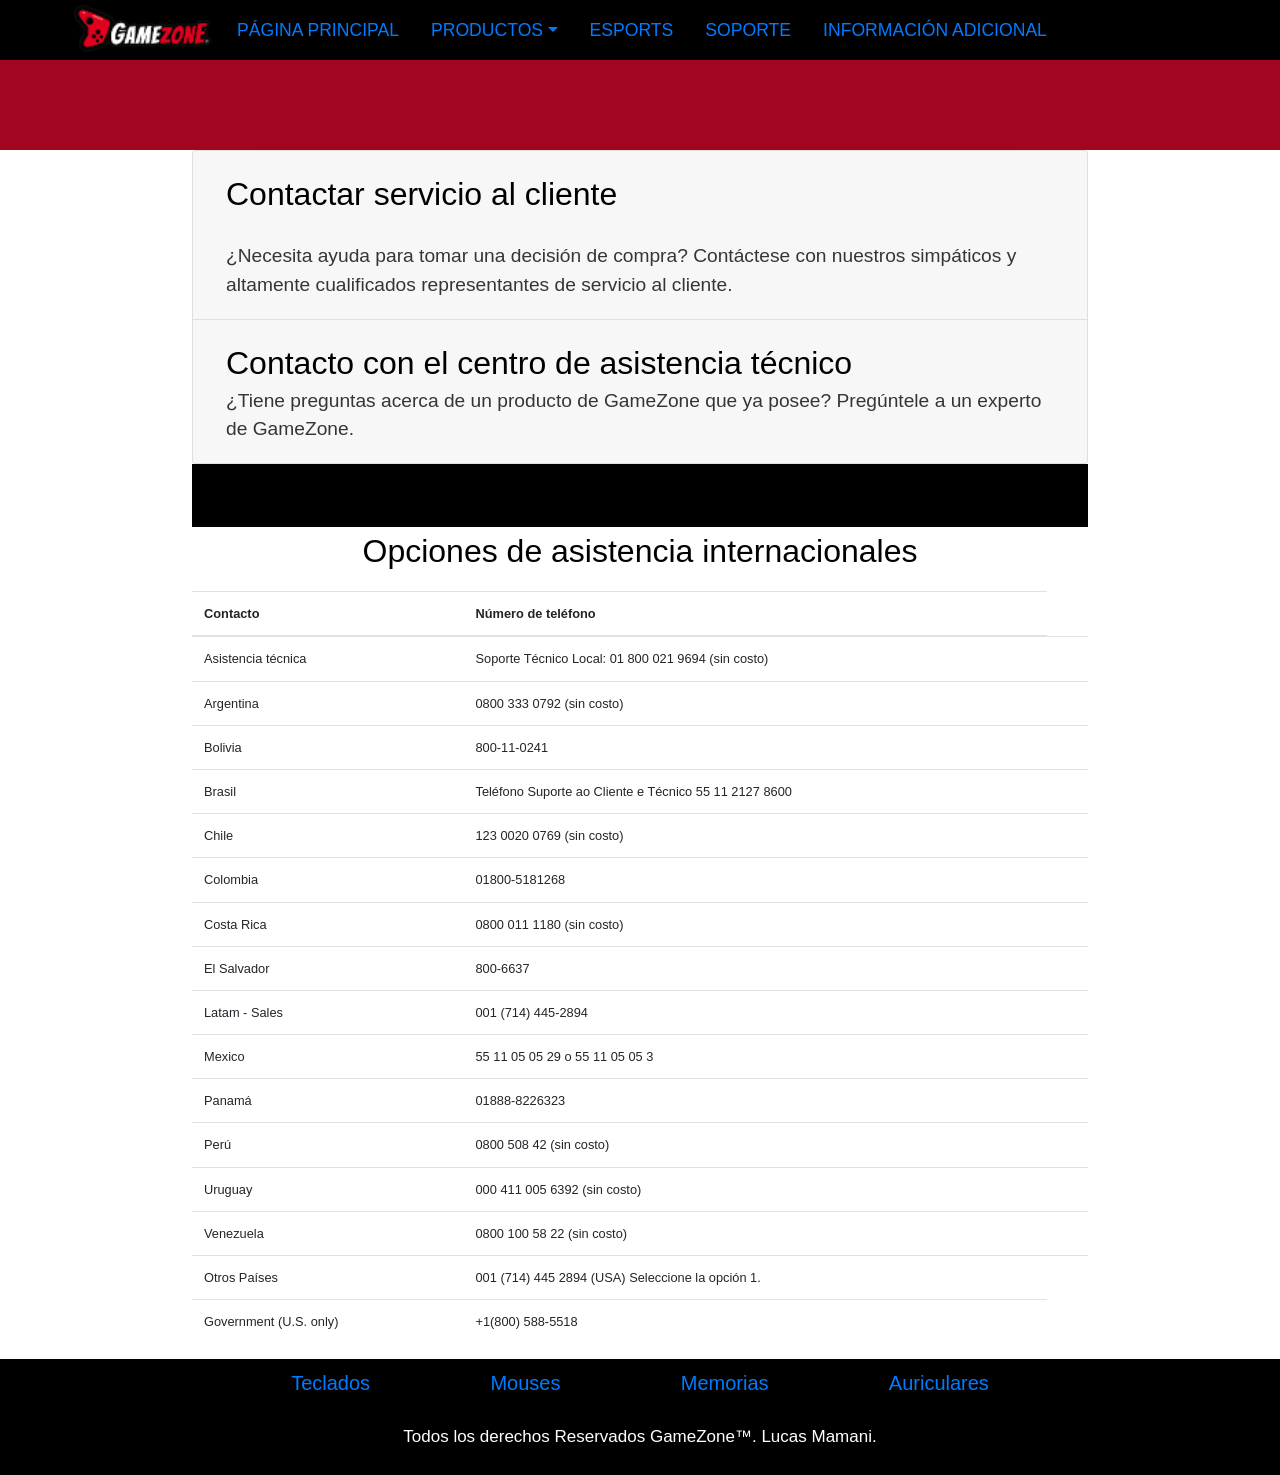
<file: soporte.html>
<!DOCTYPE html>
<html lang="en">
<head>
  <meta charset="UTF-8">
  <meta name="viewport" content="width=device-width, initial-scale=1.0">
  <title>GameZone - Soporte</title>
  <link rel="stylesheet" href="https://stackpath.bootstrapcdn.com/bootstrap/4.5.2/css/bootstrap.min.css" integrity="sha384-JcKb8q3iqJ61gNV9KGb8thSsNjpSL0n8PARn9HuZOnIxN0hoP+VmmDGMN5t9UJ0Z" crossorigin="anonymous">
  <script src="https://stackpath.bootstrapcdn.com/bootstrap/4.5.2/js/bootstrap.min.js" integrity="sha384-B4gt1jrGC7Jh4AgTPSdUtOBvfO8shuf57BaghqFfPlYxofvL8/KUEfYiJOMMV+rV" crossorigin="anonymous"></script>
  <link rel="stylesheet" type="text/css" href="css/estilos.css">
  <meta name="description" content="Sé asesorado por nuestros capacitados asistentes de venta">
</head>

<body>
  
  <header>
    <div class="container">
    <div class="row">
      <a href="index.html"><img src="imagenes/logos/logo2.png" class="img-fluid" alt="Logo" class="header__logo"></a>  
      <ul class="nav justify-content-center header__nav">
        <li class="nav-item">
          <a class="nav-link" href="index.html">PÁGINA PRINCIPAL</a>
        </li>
        <li class="nav-item dropdown">
          <a class="nav-link dropdown-toggle" data-toggle="dropdown" href="#" role="button" aria-haspopup="true" aria-expanded="false">PRODUCTOS</a>
          <div class="dropdown-menu">
            <a class="dropdown-item" href="auriculares.html">AURICULARES</a>
            <a class="dropdown-item" href="teclados.html">TECLADOS</a>
            <a class="dropdown-item" href="memorias.html">MEMORIAS</a>
            <a class="dropdown-item" href="mouses.html">MOUSES</a>
        </li>
        <li class="nav-item">
          <a class="nav-link" href="esports.html">ESPORTS</a>
        </li>
        <li class="nav-item">
          <a class="nav-link" href="soporte.html">SOPORTE</a>
        </li>
        <li class="nav-item">
          <a class="nav-link" href="informacionAdicional.html">INFORMACIÓN ADICIONAL</a>
        </li>
      </ul>
    </div>
  </header>

  <div class="marcoRojo"></div>

 <div class="soporte">
  <div class="accordion" id="accordionExample">
    <div class="card">
      <div class="card-header" id="headingOne">
        <h2 class="mb-0">
          <button class="btn btn-link btn-block text-left" type="button" data-toggle="collapse" data-target="#collapseOne" aria-expanded="false" aria-controls="collapseOne">
            <div class="soporte__title">Contactar servicio al cliente</div><br>
            <div class="soporte__subtitle">¿Necesita ayuda para tomar una decisión de compra? Contáctese con nuestros simpáticos y altamente cualificados representantes de servicio al cliente.</div>
          </button>
        </h2>
      </div>

      <div id="collapseOne" class="collapse" aria-labelledby="headingOne" data-parent="#accordionExample">
        <div class="card-body subtitle__text">
          <span>Correo electrónico del servicio de atención al cliente</span>
          <p>Complete un corto formulario para una pronta resolución</p>
          <a href="soportece.html"><button type="button" class="btn btn-danger">Correo Electrónico</button></a><br><br>
          <span>Llame al Servicio al cliente</span>
          <p>Lunes-Viernes 7hs-14hs</p>
        </div>
      </div>
    </div>
    <div class="card">
      <div class="card-header" id="headingTwo">
        <h2 class="mb-0">
          <button class="btn btn-link btn-block text-left collapsed" type="button" data-toggle="collapse" data-target="#collapseTwo" aria-expanded="false" aria-controls="collapseTwo">
            <div class="soporte__title">Contacto con el centro de asistencia técnico<br></div>
            <div class="soporte__subtitle">¿Tiene preguntas acerca de un producto de GameZone que ya posee? Pregúntele a un experto de GameZone.</div>
          </button>
        </h2>
      </div>
      <div id="collapseTwo" class="collapse" aria-labelledby="headingTwo" data-parent="#accordionExample">
        <div class="card-body subtitle__text">
          <span>Correo electrónico del departamento de asistencia técnica</span>
          <p>Complete un corto formulario para una pronta resolución</p>
          <a href="soportece.html"><button type="button" class="btn btn-danger">Correo Electrónico</button></a><br><br>
        </div>
      </div>
    </div>
  </div>

  <div class="marcoNegro"></div>

  <p class="soporte__title" style="text-align: center;">Opciones de asistencia internacionales</p>

    <table class="table soporte__table">
      <thead>
        <tr>
          <th>Contacto</th>
          <th>Número de teléfono</th>
        </tr>
      </thead>
        <tbody >
          <tr>
            <td>Asistencia técnica</td>
            <td>
              <div>
                Soporte Técnico Local: 01 800 021 9694 (sin costo) 
              </div>
            </td>
            <td style="white-space: nowrap">
            </td>
          </tr>
          <tr>
            <td>Argentina</td>
            <td>
              <div>
                0800 333 0792 (sin costo) 
              </div>
            </td>
            <td style="white-space: nowrap">
            </td>
          </tr>
          <tr>                                                                      
            <td>Bolivia</td>
            <td>
              <div>
                800-11-0241
              </div>
            </td>
            <td style="white-space: nowrap">
            </td>
          </tr>
          <tr>
            <td>Brasil</td>
            <td>
              <div>
              Teléfono Suporte ao Cliente e Técnico 55 11 2127 8600 </div>
              </td>
            <td style="white-space: nowrap">
            </td>
          </tr>
          <tr>
            <td>Chile</td>
            <td>
              <div>
                123 0020 0769 (sin costo)
               </div>
              </td>
            <td style="white-space: nowrap">
            </td>
          </tr>
          <tr>
            <td>Colombia</td>
            <td>
              <div>
                01800-5181268 
              </div>
            </td>
            <td style="white-space: nowrap">
            </td>
          </tr>
          <tr>
            <td>Costa Rica</td>
            <td>
              <div>
                0800 011 1180 (sin costo)
              </div>
            </td>
            <td style="white-space: nowrap">
            </td>
          </tr>
          <tr>
            <td>El Salvador</td>
            <td>
              <div>
                800-6637 
              </div>
            </td>
            <td style="white-space: nowrap">
            </td>
          </tr>
          <tr>
            <td>Latam - Sales</td>
            <td>
              <div>
                001 (714) 445-2894
              </div>
            </td>
            <td style="white-space: nowrap">
            </td>
          </tr>
          <tr>
            <td>Mexico </td>
            <td>
              <div>
                55 11 05 05 29 o 55 11 05 05 3
              </div>
            </td>
            <td style="white-space: nowrap">
            </td>
          </tr>
          <tr>
            <td>Panamá</td>
            <td>
              <div>
                01888-8226323 
              </div>
            </td>
            <td style="white-space: nowrap">
            </td>
          </tr>
          <tr>
            <td>Perú</td>
            <td>
              <div>
                0800 508 42 (sin costo) 
              </div>
            </td>
            <td style="white-space: nowrap">
            </td>
          </tr>
          <tr>
            <td>Uruguay</td>
            <td>
              <div>
                000 411 005 6392 (sin costo) 
              </div>
            </td>
            <td style="white-space: nowrap">
            </td>
          </tr>
          <tr>
            <td>Venezuela</td>
            <td>
              <div>
                0800 100 58 22 (sin costo) 
              </div>
            </td>
            <td style="white-space: nowrap">
            </td>
          </tr>
          <tr>
            <td>Otros Países</td>
            <td>
              <div>
                001 (714) 445 2894 (USA) Seleccione la opción 1. 
              </div>
            </td>
            <td style="white-space: nowrap">
            </td>
          </tr>
          <tr>
            <td>Government (U.S. only)</td>
            <td>
              <div>
              +1(800) 588-5518 
              </div>
            </td>
          </tr>
        </tbody>
      </table>

  </div>

   <footer>
    <span class="container-fluid footer__links">
      <div class="footer__links-link"><a href="teclados.html">Teclados</a></div>
      <div class="footer__links-link"><a href="mouses.html">Mouses</a></div>
      <div class="footer__links-link"><a href="memorias.html">Memorias</a></div>
      <div class="footer__links-link"><a href="auriculares.html">Auriculares</a></div>
    </span>
    <span class="container-fluid footer__end">
      <div class="footer__end-text">Todos los derechos Reservados GameZone™. Lucas Mamani.</div>
    </span>
  </footer>


  <!-- JS, Popper.js, and jQuery -->
  <script src="https://code.jquery.com/jquery-3.5.1.slim.min.js" integrity="sha384-DfXdz2htPH0lsSSs5nCTpuj/zy4C+OGpamoFVy38MVBnE+IbbVYUew+OrCXaRkfj" crossorigin="anonymous"></script>
  <script src="https://cdn.jsdelivr.net/npm/popper.js@1.16.1/dist/umd/popper.min.js" integrity="sha384-9/reFTGAW83EW2RDu2S0VKaIzap3H66lZH81PoYlFhbGU+6BZp6G7niu735Sk7lN" crossorigin="anonymous"></script>
  <script src="https://stackpath.bootstrapcdn.com/bootstrap/4.5.2/js/bootstrap.min.js" integrity="sha384-B4gt1jrGC7Jh4AgTPSdUtOBvfO8shuf57BaghqFfPlYxofvL8/KUEfYiJOMMV+rV" crossorigin="anonymous"></script>

</body>
</file>
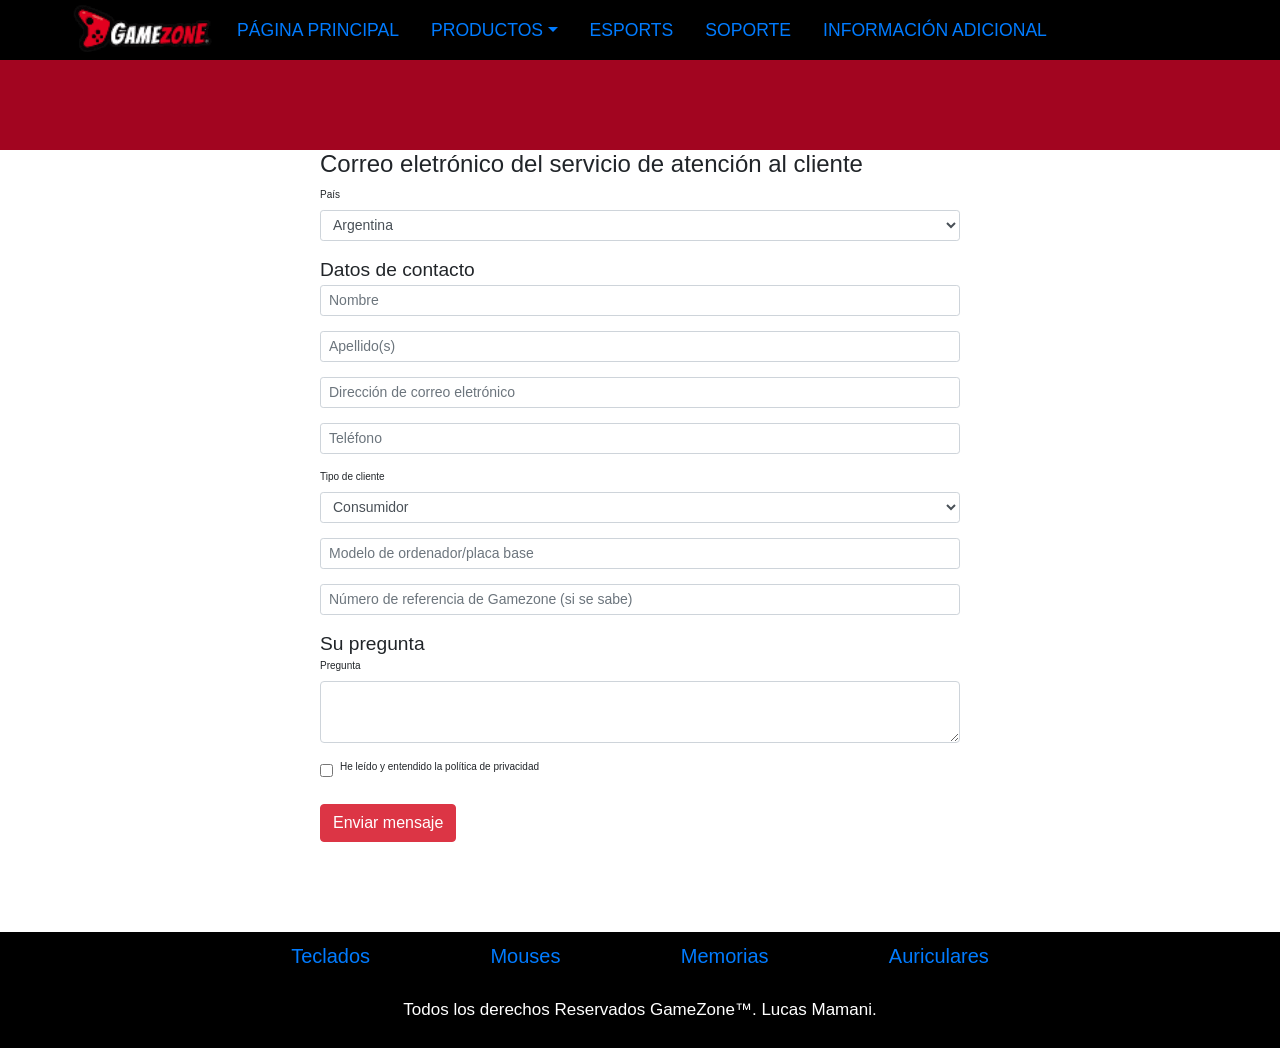
<file: soportece.html>
<!DOCTYPE html>
<html lang="en">
<head>
  <meta charset="UTF-8">
  <meta name="viewport" content="width=device-width, initial-scale=1.0">
  <title>GameZone - Soporte</title>
  <link rel="stylesheet" href="https://stackpath.bootstrapcdn.com/bootstrap/4.5.2/css/bootstrap.min.css" integrity="sha384-JcKb8q3iqJ61gNV9KGb8thSsNjpSL0n8PARn9HuZOnIxN0hoP+VmmDGMN5t9UJ0Z" crossorigin="anonymous">
  <script src="https://stackpath.bootstrapcdn.com/bootstrap/4.5.2/js/bootstrap.min.js" integrity="sha384-B4gt1jrGC7Jh4AgTPSdUtOBvfO8shuf57BaghqFfPlYxofvL8/KUEfYiJOMMV+rV" crossorigin="anonymous"></script>
  <link rel="stylesheet" type="text/css" href="css/estilos.css">
</head>

<body>
  
  	<header>
		<div class="container">
		<div class="row">
			<a href="index.html"><img src="imagenes/logos/logo2.png" class="img-fluid" alt="Logo" class="header__logo"></a>  
			<ul class="nav justify-content-center header__nav">
			  <li class="nav-item">
			    <a class="nav-link" href="index.html">PÁGINA PRINCIPAL</a>
			  </li>
			  <li class="nav-item dropdown">
			    <a class="nav-link dropdown-toggle" data-toggle="dropdown" href="#" role="button" aria-haspopup="true" aria-expanded="false">PRODUCTOS</a>
			    <div class="dropdown-menu">
			      <a class="dropdown-item" href="auriculares.html">AURICULARES</a>
			      <a class="dropdown-item" href="teclados.html">TECLADOS</a>
			      <a class="dropdown-item" href="memorias.html">MEMORIAS</a>
			      <a class="dropdown-item" href="mouses.html">MOUSES</a>
			  </li>
			  <li class="nav-item">
			    <a class="nav-link" href="esports.html">ESPORTS</a>
			  </li>
			  <li class="nav-item">
			    <a class="nav-link" href="soporte.html">SOPORTE</a>
			  </li>
			  <li class="nav-item">
			    <a class="nav-link" href="informacionAdicional.html">INFORMACIÓN ADICIONAL</a>
			  </li>
			</ul>
		</div>
	</header>

    <div class="marcoRojo"></div>

    <form class="soporte__form" action="#" method="GET" enctype="">
  
	    <h1>Correo eletrónico del servicio de atención al cliente</h1>

	    <label for="pais">País</label>
	    <select class="form-control form-control-sm" name="pais">
	      <option value="arg">Argentina</option>
	      <option value="bol">Bolivia</option>
	      <option value="bra">Brasil</option>
	      <option value="chi">Chile</option>
	      <option value="col">Colombia</option>
	      <option value="cos">Costa Rica</option>
	      <option value="sal">El Salvador</option>
	      <option value="mex">México</option>
	      <option value="pan">Panamá</option>
	      <option value="per">Perú</option>
	      <option value="uru">Uruguay</option>
	      <option value="ven">Venezuela</option>
	      <option value="otro">Otro país</option>
	    </select><br>

	    <span>Datos de contacto</span>

	    <input class="form-control form-control-sm" type="text" placeholder="Nombre"><br>

	    <input class="form-control form-control-sm" type="text" placeholder="Apellido(s)"><br>

	    <input class="form-control form-control-sm" type="text" placeholder="Dirección de correo eletrónico"><br>

	    <input class="form-control form-control-sm" type="text" placeholder="Teléfono"><br>

	    <label for="tdc">Tipo de cliente</label>
	    <select class="form-control form-control-sm" name="tdc">
	      <option value="con">Consumidor</option>
	      <option value="ccf">Consumidor final de corporación</option>
	      <option value="rev">Revendedor</option>
	    </select><br>
	    
	    <input class="form-control form-control-sm" type="text" placeholder="Modelo de ordenador/placa base"><br>

	    <input class="form-control form-control-sm" type="text" placeholder="Número de referencia de Gamezone (si se sabe)"><br>

	    <span>Su pregunta</span>

	    <div class="form-group">
	    <label for="pregunta">Pregunta</label>
	    <textarea class="form-control" id="pregunta" rows="2"></textarea>
	    </div>

	    <div class="form-check">
	      <input class="form-check-input" type="checkbox" value="" id="checkbox">
	      <label class="form-check-label" for="checkbox">He leído y entendido la política de privacidad</label>
	    </div><br><br>
	      
	    <button type="button" class="btn btn-danger" value="Enviar formulario">Enviar mensaje</button>
 
    </form><br><br><br><br><br><br>

  	<footer>
		<span class="container-fluid footer__links">
			<div class="footer__links-link"><a href="teclados.html">Teclados</a></div>
			<div class="footer__links-link"><a href="mouses.html">Mouses</a></div>
			<div class="footer__links-link"><a href="memorias.html">Memorias</a></div>
			<div class="footer__links-link"><a href="auriculares.html">Auriculares</a></div>
		</span>
		<span class="container-fluid footer__end">
			<div class="footer__end-text">Todos los derechos Reservados GameZone™. Lucas Mamani.</div>
		</span>
	</footer>


  <!-- JS, Popper.js, and jQuery -->
  <script src="https://code.jquery.com/jquery-3.5.1.slim.min.js" integrity="sha384-DfXdz2htPH0lsSSs5nCTpuj/zy4C+OGpamoFVy38MVBnE+IbbVYUew+OrCXaRkfj" crossorigin="anonymous"></script>
  <script src="https://cdn.jsdelivr.net/npm/popper.js@1.16.1/dist/umd/popper.min.js" integrity="sha384-9/reFTGAW83EW2RDu2S0VKaIzap3H66lZH81PoYlFhbGU+6BZp6G7niu735Sk7lN" crossorigin="anonymous"></script>
  <script src="https://stackpath.bootstrapcdn.com/bootstrap/4.5.2/js/bootstrap.min.js" integrity="sha384-B4gt1jrGC7Jh4AgTPSdUtOBvfO8shuf57BaghqFfPlYxofvL8/KUEfYiJOMMV+rV" crossorigin="anonymous"></script>
</body>
</html>
</file>
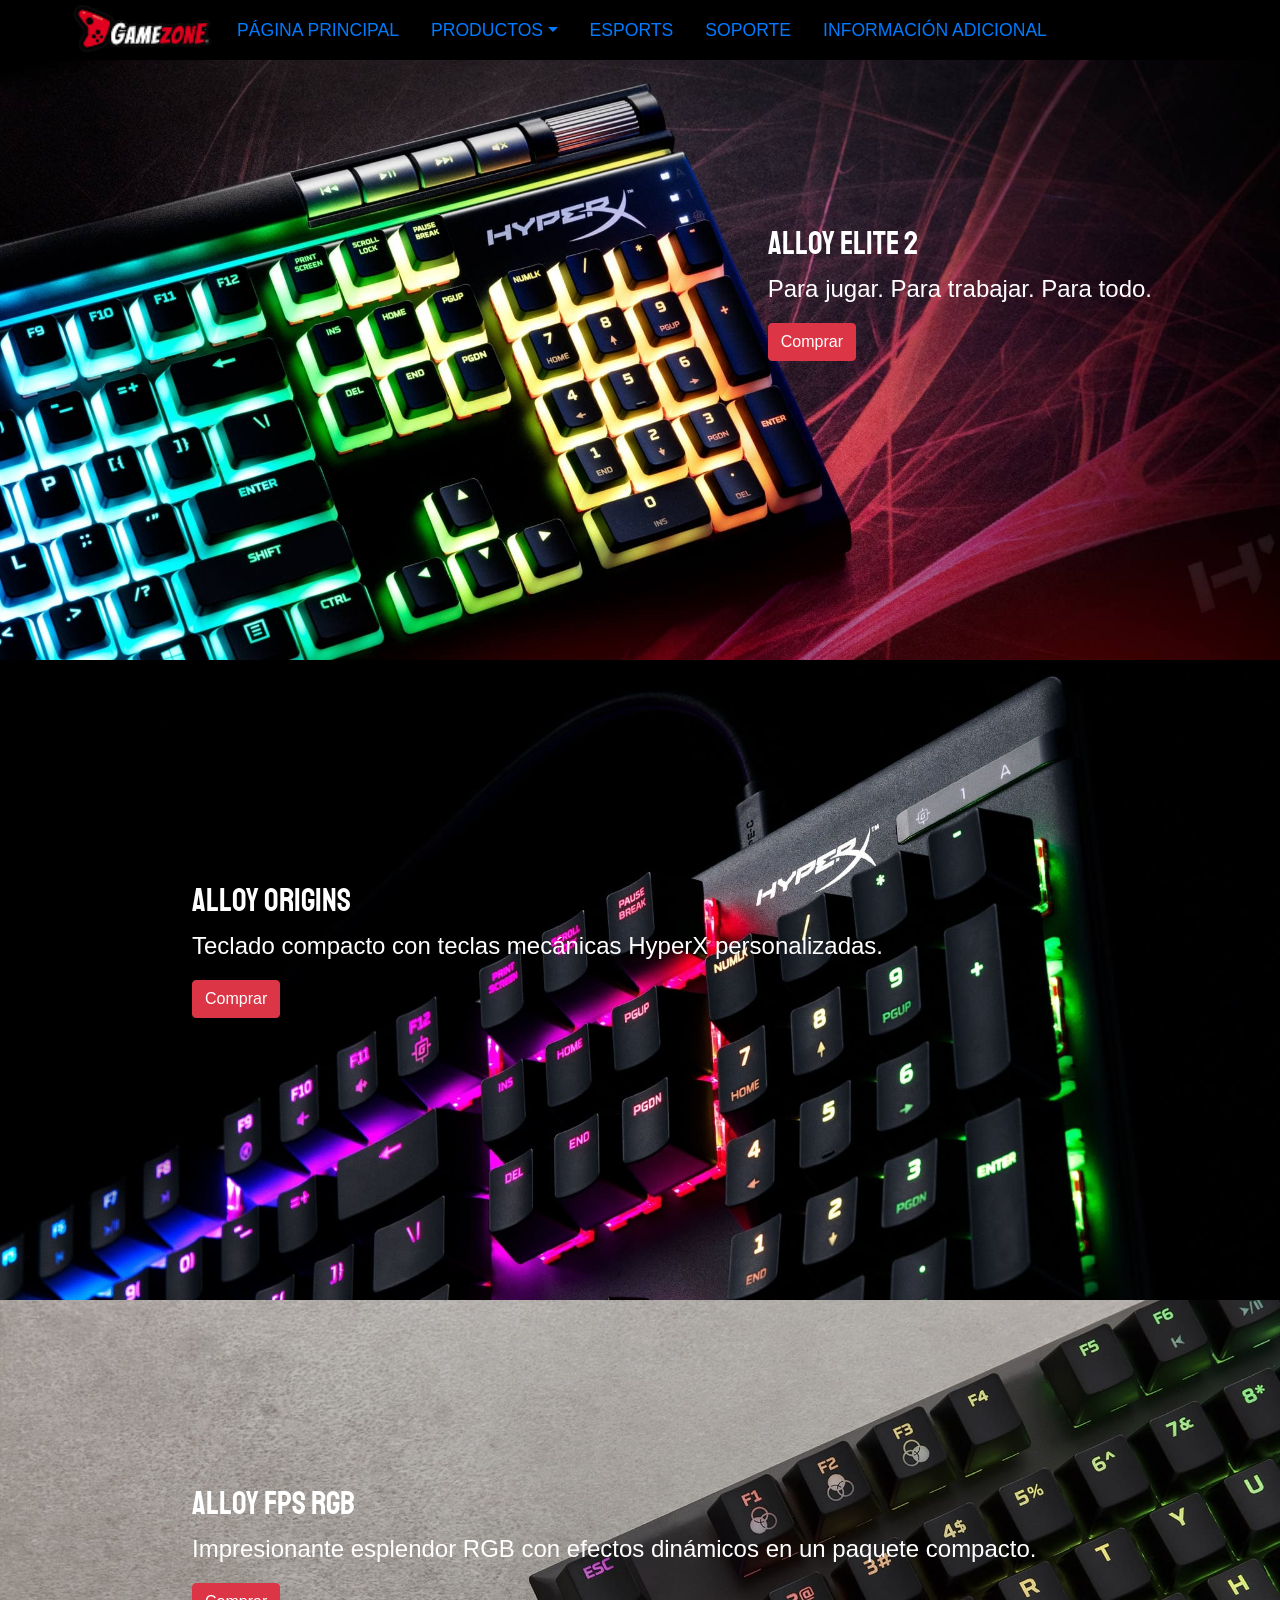
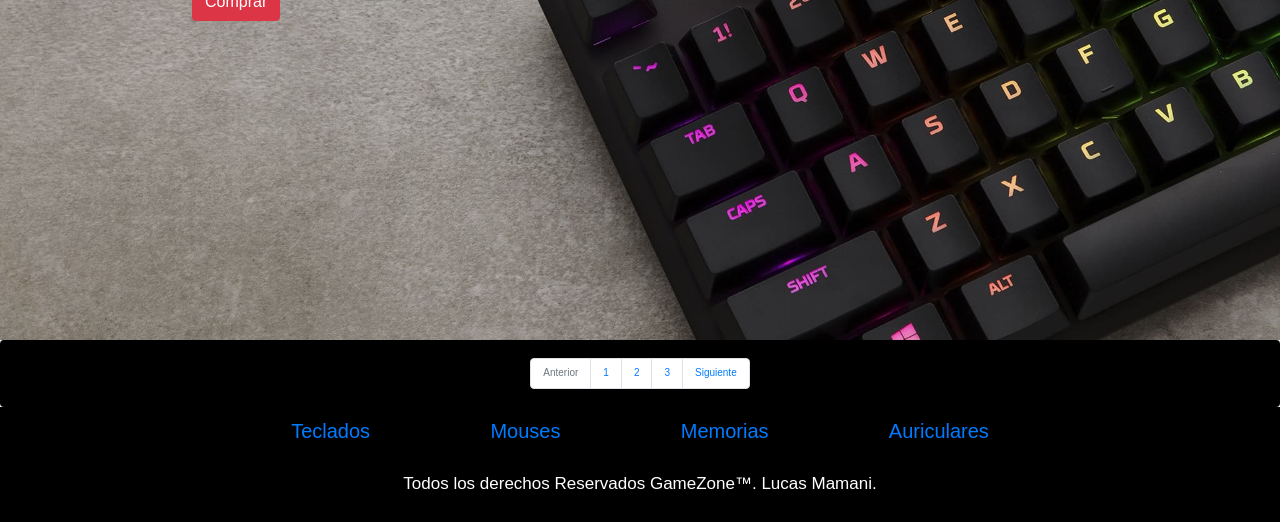
<file: teclados.html>
<!DOCTYPE html>
<html lang="en">
<head>
	<meta charset="UTF-8">
	<meta name="viewport" content="width=device-width, initial-scale=1.0">
	<title>GameZone - Teclados</title>
	<link rel="stylesheet" href="https://stackpath.bootstrapcdn.com/bootstrap/4.5.2/css/bootstrap.min.css" integrity="sha384-JcKb8q3iqJ61gNV9KGb8thSsNjpSL0n8PARn9HuZOnIxN0hoP+VmmDGMN5t9UJ0Z" crossorigin="anonymous">
	<link rel="stylesheet" type="text/css" href="css/estilos.css">
	<meta name="description" content="Los mejores teclados que promueven una mejor jugabilidad y comodidad durante el gaming. Alloy Elite 2 - Alloy Origins - Alloy FPS RGB ">
	<meta name="keywords" content="teclados, gaming, gamer, fps">
	<link href="https://fonts.googleapis.com/css2?family=Staatliches&display=swap" rel="stylesheet">
</head>

<body>
	
	<header>
		<div class="container">
		<div class="row">
			<a href="index.html"><img src="imagenes/logos/logo2.png" class="img-fluid" alt="Logo" class="header__logo"></a>  
			<ul class="nav justify-content-center header__nav">
			  <li class="nav-item">
			    <a class="nav-link" href="index.html">PÁGINA PRINCIPAL</a>
			  </li>
			  <li class="nav-item dropdown">
			    <a class="nav-link dropdown-toggle" data-toggle="dropdown" href="#" role="button" aria-haspopup="true" aria-expanded="false">PRODUCTOS</a>
			    <div class="dropdown-menu">
			      <a class="dropdown-item" href="auriculares.html">AURICULARES</a>
			      <a class="dropdown-item" href="teclados.html">TECLADOS</a>
			      <a class="dropdown-item" href="memorias.html">MEMORIAS</a>
			      <a class="dropdown-item" href="mouses.html">MOUSES</a>
			  </li>
			  <li class="nav-item">
			    <a class="nav-link" href="esports.html">ESPORTS</a>
			  </li>
			  <li class="nav-item">
			    <a class="nav-link" href="soporte.html">SOPORTE</a>
			  </li>
			  <li class="nav-item">
			    <a class="nav-link" href="informacionAdicional.html">INFORMACIÓN ADICIONAL</a>
			  </li>
			</ul>
		</div>
	</header>

	<img src="imagenes/teclado1.jpg" class="img-fluid" alt="Teclado1">

	<section class="producto-pos1">
		<div class="producto-pos1__text">
			<h1>Alloy Elite 2</h1>
			<p>Para jugar. Para trabajar. Para todo.</p>
			<a href="404.html"><button type="button" class="btn btn-danger">Comprar</button></a>
		</div>
	</section>
	
	<img src="imagenes/teclados2.jpg" class="img-fluid" alt="Teclado2">

	<section class="producto-pos2">
		<div class="producto-pos2__text">
			<h1>Alloy Origins</h1>
			<p>Teclado compacto con teclas mecánicas HyperX personalizadas.</p>
			<a href="404.html"><button type="button" class="btn btn-danger">Comprar</button></a>
		</div>
	</section>

	<img src="imagenes/teclados3.jpg" class="img-fluid" alt="Teclado3">
	
	<section class="producto-pos3">
		<div class="producto-pos3__text">
			<h1>Alloy FPS RGB</h1>
			<p>Impresionante esplendor RGB con efectos dinámicos en un paquete compacto.</p>
			<a href="404.html"><button type="button" class="btn btn-danger">Comprar</button></a>
		</div>
	</section>

	<nav aria-label="Page navigation example">
	  <ul class="pagination justify-content-center pagination__class">
	    <li class="page-item disabled">
	      <a class="page-link" href="#" tabindex="-1" aria-disabled="true">Anterior</a>
	    </li>
	    <li class="page-item"><a class="page-link" href="#">1</a></li>
	    <li class="page-item"><a class="page-link" href="#">2</a></li>
	    <li class="page-item"><a class="page-link" href="#">3</a></li>
	    <li class="page-item">
	      <a class="page-link" href="#">Siguiente</a>
	    </li>
	  </ul>
	</nav>
	
	<footer>
		<span class="container-fluid footer__links">
			<div class="footer__links-link"><a href="teclados.html">Teclados</a></div>
			<div class="footer__links-link"><a href="mouses.html">Mouses</a></div>
			<div class="footer__links-link"><a href="memorias.html">Memorias</a></div>
			<div class="footer__links-link"><a href="auriculares.html">Auriculares</a></div>
		</span>
		<span class="container-fluid footer__end">
			<div class="footer__end-text">Todos los derechos Reservados GameZone™. Lucas Mamani.</div>
		</span>
	</footer>
	
	<!-- JS, Popper.js, and jQuery -->
	<script src="https://code.jquery.com/jquery-3.5.1.slim.min.js" integrity="sha384-DfXdz2htPH0lsSSs5nCTpuj/zy4C+OGpamoFVy38MVBnE+IbbVYUew+OrCXaRkfj" crossorigin="anonymous"></script>
	<script src="https://cdn.jsdelivr.net/npm/popper.js@1.16.1/dist/umd/popper.min.js" integrity="sha384-9/reFTGAW83EW2RDu2S0VKaIzap3H66lZH81PoYlFhbGU+6BZp6G7niu735Sk7lN" crossorigin="anonymous"></script>
	<script src="https://stackpath.bootstrapcdn.com/bootstrap/4.5.2/js/bootstrap.min.js" integrity="sha384-B4gt1jrGC7Jh4AgTPSdUtOBvfO8shuf57BaghqFfPlYxofvL8/KUEfYiJOMMV+rV" crossorigin="anonymous"></script>

</body>
</html>
</file>
<file: css/estilos.css>
@charset "UTF-8";
/*Variables*/
/*Body*/
body {
  font-size: 62.5%;
  margin: 0;
  padding: 0; }

/*Header*/
header {
  background-color: black; }

.header__nav {
  font-size: 0.8rem;
  margin-top: 1vh; }

@media (min-width: 1000px) {
  .header__nav {
    font-size: 1.1rem; } }

/*Footer*/
footer {
  background-color: black;
  color: white; }

footer p {
  margin: 0px; }

.footer__links {
  display: flex;
  direction: row;
  justify-content: center;
  padding-top: 1vh;
  column-gap: 8%;
  font-size: 14px;
  padding-left: 3%;
  padding-right: 3%; }

.footer__end {
  text-align: center;
  font-size: 17px; }

@media (min-width: 800px) {
  .footer__links {
    display: flex;
    direction: row;
    justify-content: center;
    padding-top: 1vh;
    column-gap: 10%;
    font-size: 20px; } }

.footer__end {
  text-align: center;
  font-size: 17px; }

/*Paginación*/
.pagination__class {
  background-color: black;
  margin-bottom: 0px;
  padding-top: 2vh;
  padding-bottom: 2vh; }

/***************************INDEX.HTML***************************/
/*Main*/
.main__text {
  background-image: url("../imagenes/auriStinger.jpg");
  height: 70vh; }

.main__text-text {
  font-size: calc(1.925rem + 8.1vw);
  width: 100%;
  padding-left: 15%;
  z-index: 2;
  padding-top: 10vh;
  color: white;
  font-family: 'Staatliches', cursive; }
  @media (min-width: 1200px) {
    .main__text-text {
      font-size: 8rem; } }

.images__title {
  font-size: calc(1.275rem + 0.3vw); }
  @media (min-width: 1200px) {
    .images__title {
      font-size: 1.5rem; } }

/***************************PÁGINAS DE PRODUCTOS***************************/
/*Texts styles*/
.producto-pos1__text, .producto-pos2__text, .producto-pos3__text {
  color: white; }
  .producto-pos1__text h1, .producto-pos2__text h1, .producto-pos3__text h1 {
    font-size: calc(1.275rem + 0.3vw);
    font-family: 'Staatliches', cursive; }
    @media (min-width: 1200px) {
      .producto-pos1__text h1, .producto-pos2__text h1, .producto-pos3__text h1 {
        font-size: 1.5rem; } }
  .producto-pos1__text p, .producto-pos2__text p, .producto-pos3__text p {
    padding-bottom: 0px; }

/*Positions*/
.producto-pos1 {
  position: absolute;
  top: 25vh;
  right: 10vw; }

.producto-pos2 {
  position: absolute;
  top: 50vh;
  left: 15vw; }

.producto-pos3 {
  position: absolute;
  top: 75vh;
  left: 15vw; }

@media (min-width: 505px) {
  .producto-pos2 {
    position: absolute;
    top: 58vh; }
  .producto-pos3 {
    position: absolute;
    top: 83vh; } }

@media (min-width: 575px) {
  .producto-pos2 {
    position: absolute;
    top: 64vh; }
  .producto-pos3 {
    position: absolute;
    top: 97vh; } }

@media (min-width: 630px) {
  .producto-pos2 {
    position: absolute;
    top: 70vh; }
  .producto-pos3 {
    position: absolute;
    top: 107vh; } }

@media (min-width: 768px) {
  .producto-pos1__text h1, .producto-pos2__text h1, .producto-pos3__text h1 {
    font-size: calc(1.275rem + 0.3vw); } }
  @media (min-width: 768px) and (min-width: 1200px) {
    .producto-pos1__text h1, .producto-pos2__text h1, .producto-pos3__text h1 {
      font-size: 1.5rem; } }

@media (min-width: 768px) {
  .producto-pos1__text p, .producto-pos2__text p, .producto-pos3__text p {
    font-size: 1rem; }
  .producto-pos2 {
    position: absolute;
    top: 75vh; }
  .producto-pos3 {
    position: absolute;
    top: 120vh; } }

@media (min-width: 930px) {
  .producto-pos2 {
    position: absolute;
    top: 82vh; }
  .producto-pos3 {
    position: absolute;
    top: 128vh; } }

@media (min-width: 1024px) {
  .producto-pos1__text h1, .producto-pos2__text h1, .producto-pos3__text h1 {
    font-size: 2rem; }
  .producto-pos1__text p, .producto-pos2__text p, .producto-pos3__text p {
    font-size: 1.5rem; }
  .producto-pos2 {
    position: absolute;
    top: 85vh; }
  .producto-pos3 {
    position: absolute;
    top: 150vh; } }

@media (min-width: 1200px) {
  .producto-pos2 {
    position: absolute;
    top: 98vh; }
  .producto-pos3 {
    position: absolute;
    top: 165vh; } }

@media (min-width: 1370px) {
  .producto-pos2 {
    position: absolute;
    top: 130vh; }
  .producto-pos3 {
    position: absolute;
    top: 220vh; } }

/*Texts styles*/
.producto-pos4__text, .producto-pos5__text, .producto-pos6__text {
  color: white; }
  .producto-pos4__text h1, .producto-pos5__text h1, .producto-pos6__text h1 {
    font-size: 1rem;
    font-family: 'Staatliches', cursive; }
  .producto-pos4__text p, .producto-pos5__text p, .producto-pos6__text p {
    padding-bottom: 0px; }
  .producto-pos4__text div, .producto-pos5__text div, .producto-pos6__text div {
    margin-top: 0.5vh;
    border: 1px black solid;
    display: inline;
    padding: 3px 3px;
    background-color: #a20520; }

/*Positions*/
.producto-pos4 {
  position: absolute;
  top: 20%;
  left: 15%; }

.producto-pos5 {
  position: absolute;
  top: 50%;
  left: 33%; }

.producto-pos5__text h1 {
  text-align: center; }

.producto-pos5__text .btn {
  margin-left: 33%; }

.producto-pos6 {
  position: absolute;
  top: 70%;
  left: 60%; }

@media (min-width: 460px) {
  .producto-pos6 {
    position: absolute;
    top: 80vh; } }

@media (min-width: 540px) {
  .producto-pos5 {
    position: absolute;
    top: 65%; }
  .producto-pos6 {
    position: absolute;
    top: 95vh; } }

@media (min-width: 640px) {
  .producto-pos6 {
    position: absolute;
    top: 110vh; } }

@media (min-width: 768px) {
  .producto-pos4__text h1, .producto-pos5__text h1, .producto-pos6__text h1 {
    font-size: 1.5rem; }
  .producto-pos4__text p, .producto-pos5__text p, .producto-pos6__text p {
    font-size: 1rem; }
  .producto-pos5 {
    position: absolute;
    top: 80vh; }
  .producto-pos6 {
    position: absolute;
    top: 130vh; } }

@media (min-width: 1024px) {
  .producto-pos4__text h1, .producto-pos5__text h1, .producto-pos6__text h1 {
    font-size: 2rem; }
  .producto-pos4__text p, .producto-pos5__text p, .producto-pos6__text p {
    font-size: 1.5rem; }
  .producto-pos5 {
    position: absolute;
    top: 90vh; }
  .producto-pos6 {
    position: absolute;
    top: 170vh; } }

@media (min-width: 1400px) {
  .producto-pos5 {
    position: absolute;
    top: 110vh; }
  .producto-pos6 {
    position: absolute;
    top: 200vh; } }

@media (min-width: 1640px) {
  .producto-pos5 {
    position: absolute;
    top: 120vh; }
  .producto-pos6 {
    position: absolute;
    top: 220vh; } }

/***************************ESPORTS.HTML***************************/
.esports__main .esports__main-text {
  font-size: 0.9rem; }

.esports__main h1 {
  text-align: center; }

.esports__sec h2 {
  font-size: 1.4rem;
  text-align: center; }

.esports__sec p {
  font-size: 0.9rem;
  text-align: center; }

.esports__sec-logos {
  background-color: black;
  display: grid;
  grid-template-rows: 15vh 15vh 15vh 15vh 15vh 15vh 15vh;
  grid-template-columns: 20vw 20vw 20vw;
  justify-content: center;
  align-items: center;
  grid-column-gap: 10vw; }

.esports__ter span {
  font-size: 1.3rem;
  text-align: center;
  display: block; }

.esports__ter .esports__ter-logos {
  display: inline-flex;
  flex-flow: column wrap;
  padding-left: 25vw; }

@media (min-width: 500px) {
  .esports__sec-logos {
    display: grid;
    grid-row-gap: 5vh;
    padding-top: 4vh; } }

@media (min-width: 680px) {
  .esports__sec-logos {
    padding-top: 5vh;
    padding-bottom: 5vh;
    grid-row-gap: 10vh; } }

@media (min-width: 768px) {
  .esports__sec-logos {
    display: grid;
    grid-template-rows: 25vh 25vh 25vh 25vh 25vh 25vh 25vh;
    grid-template-columns: 15vw 15vw 15vw; } }

@media (min-width: 1024px) {
  .esports__sec-logos {
    display: grid;
    grid-template-rows: 20vh 20vh 20vh 20vh 20vh;
    grid-template-columns: 10vw 10vw 10vw 10vw; } }

/***************************SOPORTE.HTML***************************/
.marcoRojo {
  width: 100%;
  height: 10vh;
  background-color: #a20520; }

.soporte__title {
  font-size: 2rem;
  color: black; }

.soporte__subtitle {
  font-size: 1.2rem;
  color: #353535; }

.subtitle__text {
  color: black; }
  .subtitle__text span {
    font-size: 1.1rem; }
  .subtitle__text p {
    font-size: 0.9rem;
    color: #353535; }

.marcoNegro {
  width: 100%;
  height: 7vh;
  background-color: black; }

.soporte__table {
  font-size: 0.8rem; }

@media (min-width: 768px) {
  .soporte {
    margin: 0px 15vw; } }

/***************************SOPORTECE.HTML (Correo electrónico)***************************/
.soporte__form {
  margin: 0px 2vw; }
  .soporte__form h1 {
    font-size: 1.5rem; }
  .soporte__form span {
    font-size: 1.2rem; }

@media (min-width: 768px) {
  .soporte__form {
    margin: 0px 25vw; } }

/***************************INFORMACIONADICIONAL.HTML***************************/
.informacionAdicional__text {
  margin: 0px 2vw; }

.informacionAdicional__titulo {
  text-align: center; }
  .informacionAdicional__titulo h1 {
    font-size: 1.5rem; }

.informacionAdicional__segundoTitulo {
  font-size: 1.2rem; }

.informacionAdicional__subtitulo {
  font-size: 1rem; }
  .informacionAdicional__subtitulo p, .informacionAdicional__subtitulo ul {
    font-size: 0.8rem; }
  .informacionAdicional__subtitulo li {
    font-size: 0.7rem; }

@media (min-width: 768px) {
  .informacionAdicional__text {
    margin: 0px 10vw; }
  .informacionAdicional__titulo {
    font-size: 2rem; }
  .informacionAdicional__segundoTitulo {
    font-size: 1.8rem; }
  .informacionAdicional__subtitulo {
    font-size: 1.5rem; }
    .informacionAdicional__subtitulo p, .informacionAdicional__subtitulo ul {
      font-size: 1.2rem; }
    .informacionAdicional__subtitulo li {
      font-size: 1.1rem; } }
</file>
